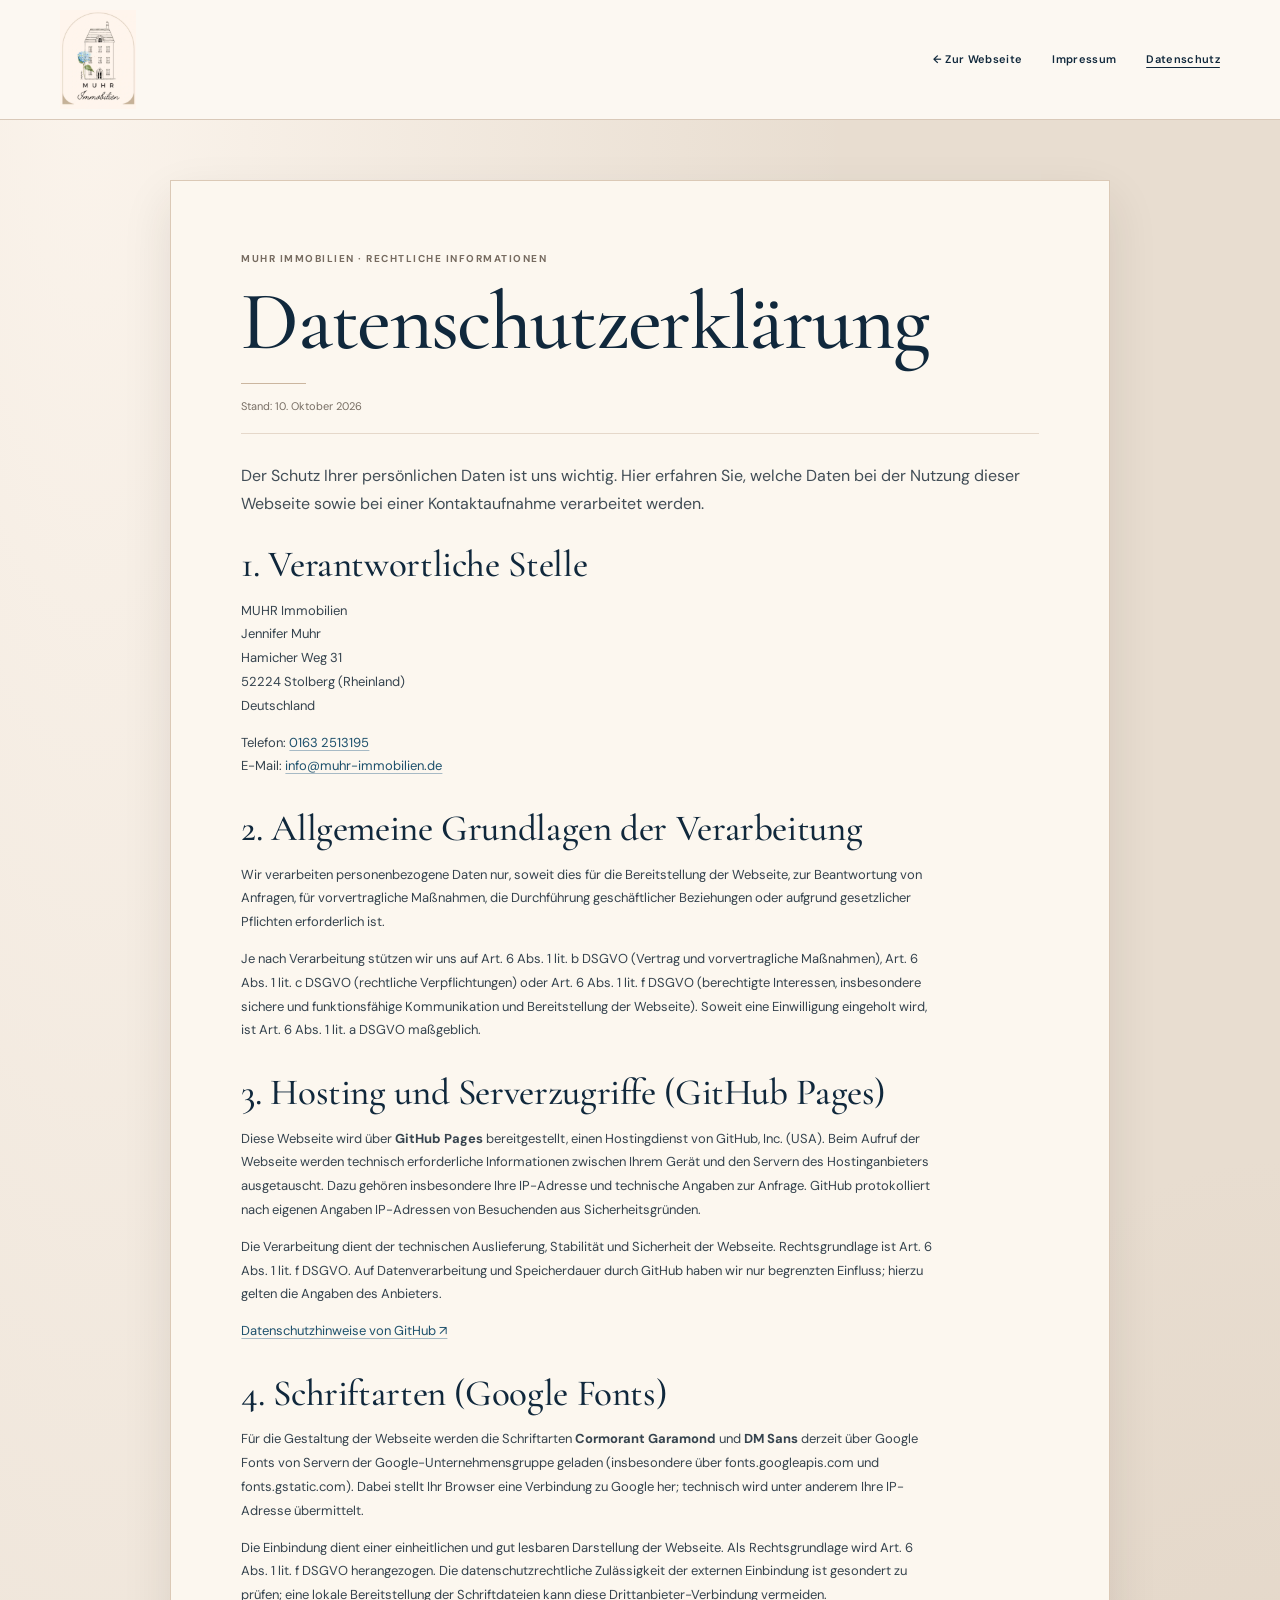
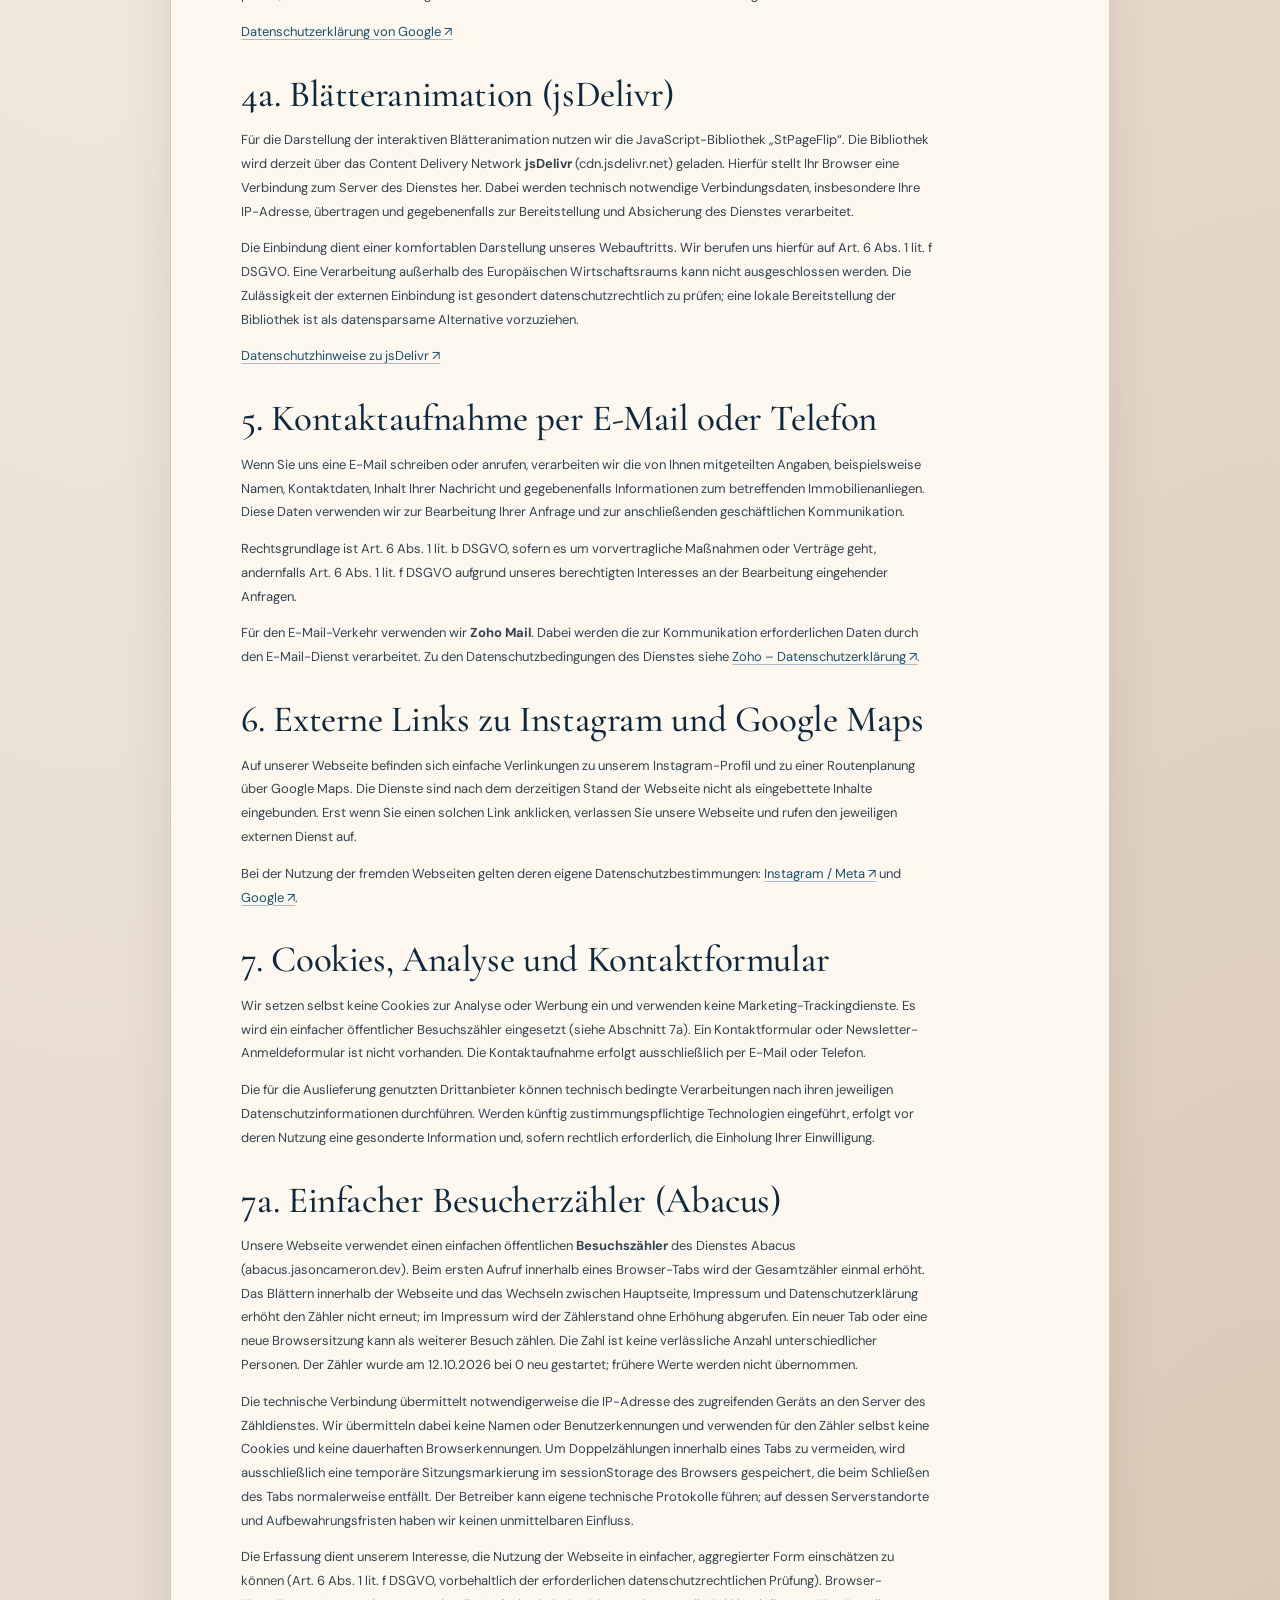
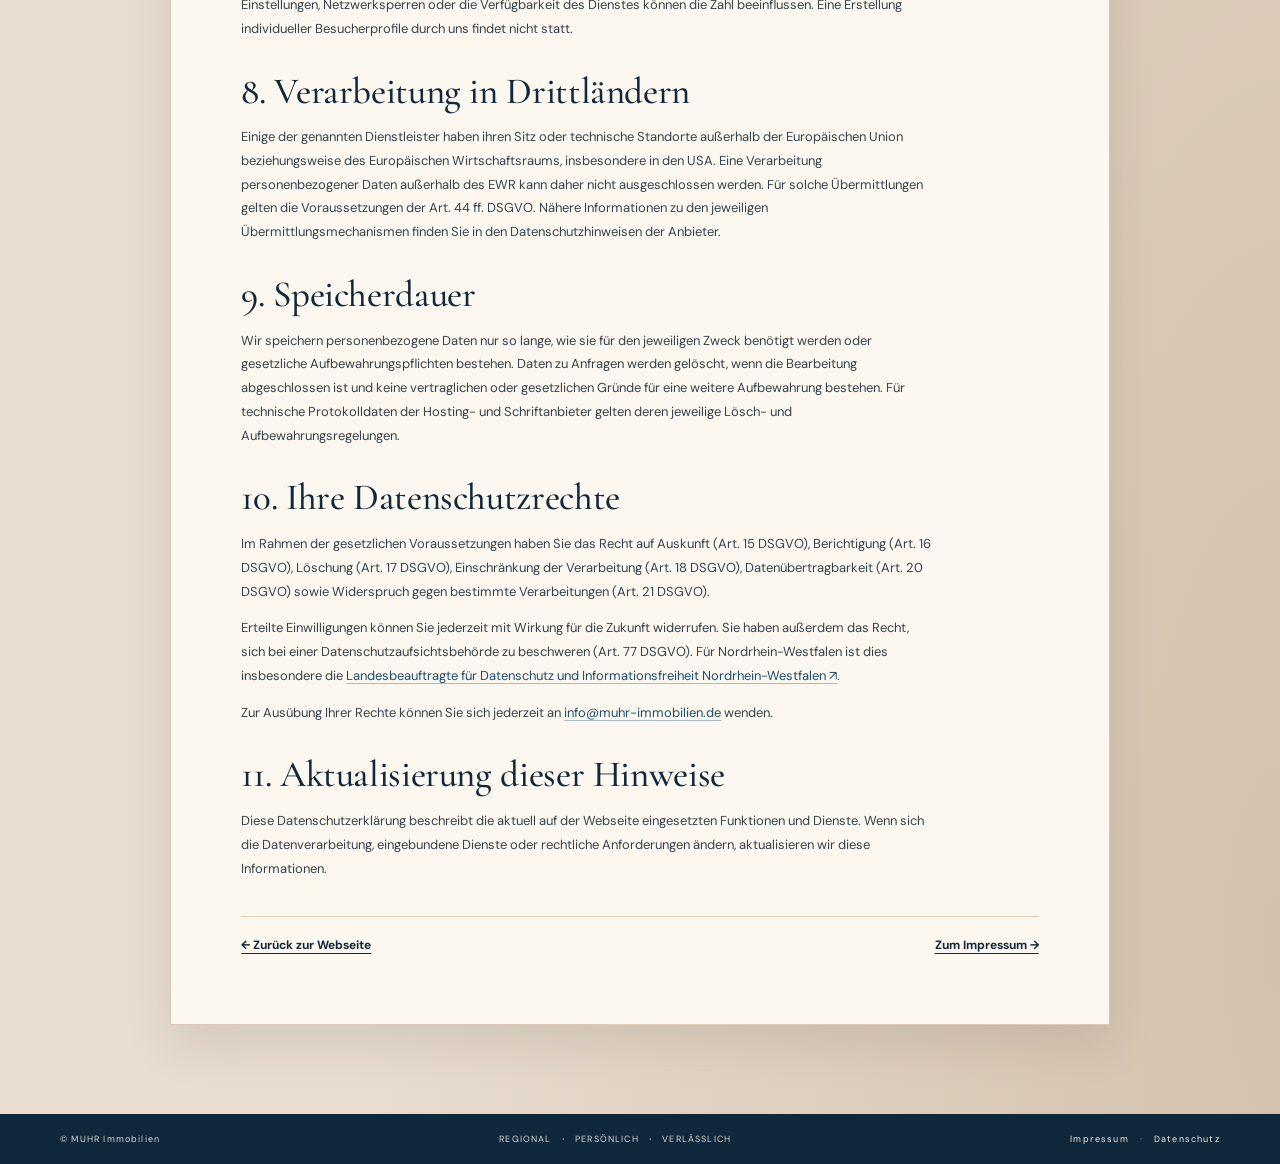
<file: datenschutz.html>
<!doctype html>
<html lang="de">
<head>
  <meta charset="utf-8">
  <meta name="viewport" content="width=device-width, initial-scale=1">
  <meta name="theme-color" content="#10253a">
  <meta name="description" content="Informationen zum Umgang mit personenbezogenen Daten auf muhr-immobilien.de.">
  <title>Datenschutzerklärung | MUHR Immobilien</title>
  <link rel="canonical" href="https://muhr-immobilien.de/datenschutz.html">
  <link rel="icon" type="image/png" href="assets/muhr-favicon.png">
  <link rel="preconnect" href="https://fonts.googleapis.com">
  <link rel="preconnect" href="https://fonts.gstatic.com" crossorigin>
  <link href="https://fonts.googleapis.com/css2?family=Cormorant+Garamond:ital,wght@0,400;0,500;0,600;1,400;1,500;1,600&family=DM+Sans:wght@400;500;600;700&display=swap" rel="stylesheet">
  <link rel="stylesheet" href="styles.css">
</head>
<body class="legal-page">
 <div class="site-wrap">
  <header class="site-header legal-site-header">
  <a class="brand" href="index.html#start" aria-label="MUHR Immobilien – zur Startseite"><img class="brand-logo" src="assets/muhr-logo.webp" alt="MUHR Immobilien" width="910" height="1195"></a>
  <nav class="legal-topnav" aria-label="Seitennavigation"><a href="index.html#start">← Zur Webseite</a><a href="impressum.html">Impressum</a><a href="datenschutz.html" aria-current="page">Datenschutz</a></nav>
</header>
  <main id="hauptinhalt" class="legal-main">
   <article class="legal-sheet">
     <header class="legal-intro">
       <p class="eyebrow">MUHR IMMOBILIEN · RECHTLICHE INFORMATIONEN</p>
       <h1>Datenschutzerklärung</h1>
       <span class="rule" aria-hidden="true"></span>
       <p class="legal-stand">Stand: 10. Oktober 2026</p>
     </header>
     <p class="legal-lead">Der Schutz Ihrer persönlichen Daten ist uns wichtig. Hier erfahren Sie, welche Daten bei der Nutzung dieser Webseite sowie bei einer Kontaktaufnahme verarbeitet werden.</p>
<section class="legal-section" aria-labelledby="ds-verantwortlich">
  <h2 id="ds-verantwortlich">1. Verantwortliche Stelle</h2>
  <p>MUHR Immobilien<br>Jennifer Muhr<br>Hamicher Weg 31<br>52224 Stolberg (Rheinland)<br>Deutschland</p>
  <p>Telefon: <a href="tel:+491632513195">0163 2513195</a><br>E-Mail: <a href="mailto:info@muhr-immobilien.de">info@muhr-immobilien.de</a></p>
</section>
<section class="legal-section" aria-labelledby="ds-grundlagen">
  <h2 id="ds-grundlagen">2. Allgemeine Grundlagen der Verarbeitung</h2>
  <p>Wir verarbeiten personenbezogene Daten nur, soweit dies für die Bereitstellung der Webseite, zur Beantwortung von Anfragen, für vorvertragliche Maßnahmen, die Durchführung geschäftlicher Beziehungen oder aufgrund gesetzlicher Pflichten erforderlich ist.</p>
  <p>Je nach Verarbeitung stützen wir uns auf Art. 6 Abs. 1 lit. b DSGVO (Vertrag und vorvertragliche Maßnahmen), Art. 6 Abs. 1 lit. c DSGVO (rechtliche Verpflichtungen) oder Art. 6 Abs. 1 lit. f DSGVO (berechtigte Interessen, insbesondere sichere und funktionsfähige Kommunikation und Bereitstellung der Webseite). Soweit eine Einwilligung eingeholt wird, ist Art. 6 Abs. 1 lit. a DSGVO maßgeblich.</p>
</section>
<section class="legal-section" aria-labelledby="ds-hosting">
  <h2 id="ds-hosting">3. Hosting und Serverzugriffe (GitHub Pages)</h2>
  <p>Diese Webseite wird über <strong>GitHub Pages</strong> bereitgestellt, einen Hostingdienst von GitHub, Inc. (USA). Beim Aufruf der Webseite werden technisch erforderliche Informationen zwischen Ihrem Gerät und den Servern des Hostinganbieters ausgetauscht. Dazu gehören insbesondere Ihre IP-Adresse und technische Angaben zur Anfrage. GitHub protokolliert nach eigenen Angaben IP-Adressen von Besuchenden aus Sicherheitsgründen.</p>
  <p>Die Verarbeitung dient der technischen Auslieferung, Stabilität und Sicherheit der Webseite. Rechtsgrundlage ist Art. 6 Abs. 1 lit. f DSGVO. Auf Datenverarbeitung und Speicherdauer durch GitHub haben wir nur begrenzten Einfluss; hierzu gelten die Angaben des Anbieters.</p>
  <p><a href="https://docs.github.com/de/site-policy/privacy-policies/github-general-privacy-statement" target="_blank" rel="noopener noreferrer">Datenschutzhinweise von GitHub ↗</a></p>
</section>
<section class="legal-section" aria-labelledby="ds-fonts">
  <h2 id="ds-fonts">4. Schriftarten (Google Fonts)</h2>
  <p>Für die Gestaltung der Webseite werden die Schriftarten <strong>Cormorant Garamond</strong> und <strong>DM Sans</strong> derzeit über Google Fonts von Servern der Google-Unternehmensgruppe geladen (insbesondere über fonts.googleapis.com und fonts.gstatic.com). Dabei stellt Ihr Browser eine Verbindung zu Google her; technisch wird unter anderem Ihre IP-Adresse übermittelt.</p>
  <p>Die Einbindung dient einer einheitlichen und gut lesbaren Darstellung der Webseite. Als Rechtsgrundlage wird Art. 6 Abs. 1 lit. f DSGVO herangezogen. Die datenschutzrechtliche Zulässigkeit der externen Einbindung ist gesondert zu prüfen; eine lokale Bereitstellung der Schriftdateien kann diese Drittanbieter-Verbindung vermeiden.</p>
  <p><a href="https://policies.google.com/privacy?hl=de" target="_blank" rel="noopener noreferrer">Datenschutzerklärung von Google ↗</a></p>
</section>
<section class="legal-section" aria-labelledby="ds-flipbook">
  <h2 id="ds-flipbook">4a. Blätteranimation (jsDelivr)</h2>
  <p>Für die Darstellung der interaktiven Blätteranimation nutzen wir die JavaScript-Bibliothek „StPageFlip“. Die Bibliothek wird derzeit über das Content Delivery Network <strong>jsDelivr</strong> (cdn.jsdelivr.net) geladen. Hierfür stellt Ihr Browser eine Verbindung zum Server des Dienstes her. Dabei werden technisch notwendige Verbindungsdaten, insbesondere Ihre IP-Adresse, übertragen und gegebenenfalls zur Bereitstellung und Absicherung des Dienstes verarbeitet.</p>
  <p>Die Einbindung dient einer komfortablen Darstellung unseres Webauftritts. Wir berufen uns hierfür auf Art. 6 Abs. 1 lit. f DSGVO. Eine Verarbeitung außerhalb des Europäischen Wirtschaftsraums kann nicht ausgeschlossen werden. Die Zulässigkeit der externen Einbindung ist gesondert datenschutzrechtlich zu prüfen; eine lokale Bereitstellung der Bibliothek ist als datensparsame Alternative vorzuziehen.</p>
  <p><a href="https://www.jsdelivr.com/terms/privacy-policy-jsdelivr-net" target="_blank" rel="noopener noreferrer">Datenschutzhinweise zu jsDelivr ↗</a></p>
</section>
<section class="legal-section" aria-labelledby="ds-kontakt">
  <h2 id="ds-kontakt">5. Kontaktaufnahme per E-Mail oder Telefon</h2>
  <p>Wenn Sie uns eine E-Mail schreiben oder anrufen, verarbeiten wir die von Ihnen mitgeteilten Angaben, beispielsweise Namen, Kontaktdaten, Inhalt Ihrer Nachricht und gegebenenfalls Informationen zum betreffenden Immobilienanliegen. Diese Daten verwenden wir zur Bearbeitung Ihrer Anfrage und zur anschließenden geschäftlichen Kommunikation.</p>
  <p>Rechtsgrundlage ist Art. 6 Abs. 1 lit. b DSGVO, sofern es um vorvertragliche Maßnahmen oder Verträge geht, andernfalls Art. 6 Abs. 1 lit. f DSGVO aufgrund unseres berechtigten Interesses an der Bearbeitung eingehender Anfragen.</p>
  <p>Für den E-Mail-Verkehr verwenden wir <strong>Zoho Mail</strong>. Dabei werden die zur Kommunikation erforderlichen Daten durch den E-Mail-Dienst verarbeitet. Zu den Datenschutzbedingungen des Dienstes siehe <a href="https://www.zoho.com/privacy.html" target="_blank" rel="noopener noreferrer">Zoho – Datenschutzerklärung ↗</a>.</p>
</section>
<section class="legal-section" aria-labelledby="ds-links">
  <h2 id="ds-links">6. Externe Links zu Instagram und Google Maps</h2>
  <p>Auf unserer Webseite befinden sich einfache Verlinkungen zu unserem Instagram-Profil und zu einer Routenplanung über Google Maps. Die Dienste sind nach dem derzeitigen Stand der Webseite nicht als eingebettete Inhalte eingebunden. Erst wenn Sie einen solchen Link anklicken, verlassen Sie unsere Webseite und rufen den jeweiligen externen Dienst auf.</p>
  <p>Bei der Nutzung der fremden Webseiten gelten deren eigene Datenschutzbestimmungen: <a href="https://privacycenter.instagram.com/policy/" target="_blank" rel="noopener noreferrer">Instagram / Meta ↗</a> und <a href="https://policies.google.com/privacy?hl=de" target="_blank" rel="noopener noreferrer">Google ↗</a>.</p>
</section>
<section class="legal-section" aria-labelledby="ds-cookies">
  <h2 id="ds-cookies">7. Cookies, Analyse und Kontaktformular</h2>
  <p>Wir setzen selbst keine Cookies zur Analyse oder Werbung ein und verwenden keine Marketing-Trackingdienste. Es wird ein einfacher öffentlicher Besuchszähler eingesetzt (siehe Abschnitt 7a). Ein Kontaktformular oder Newsletter-Anmeldeformular ist nicht vorhanden. Die Kontaktaufnahme erfolgt ausschließlich per E-Mail oder Telefon.</p>
  <p>Die für die Auslieferung genutzten Drittanbieter können technisch bedingte Verarbeitungen nach ihren jeweiligen Datenschutzinformationen durchführen. Werden künftig zustimmungspflichtige Technologien eingeführt, erfolgt vor deren Nutzung eine gesonderte Information und, sofern rechtlich erforderlich, die Einholung Ihrer Einwilligung.</p>
</section>
<section class="legal-section" aria-labelledby="ds-besucherzaehler">
  <h2 id="ds-besucherzaehler">7a. Einfacher Besucherzähler (Abacus)</h2>
  <p>Unsere Webseite verwendet einen einfachen öffentlichen <strong>Besuchszähler</strong> des Dienstes Abacus (abacus.jasoncameron.dev). Beim ersten Aufruf innerhalb eines Browser-Tabs wird der Gesamtzähler einmal erhöht. Das Blättern innerhalb der Webseite und das Wechseln zwischen Hauptseite, Impressum und Datenschutzerklärung erhöht den Zähler nicht erneut; im Impressum wird der Zählerstand ohne Erhöhung abgerufen. Ein neuer Tab oder eine neue Browsersitzung kann als weiterer Besuch zählen. Die Zahl ist keine verlässliche Anzahl unterschiedlicher Personen. Der Zähler wurde am 12.10.2026 bei 0 neu gestartet; frühere Werte werden nicht übernommen.</p>
  <p>Die technische Verbindung übermittelt notwendigerweise die IP-Adresse des zugreifenden Geräts an den Server des Zähldienstes. Wir übermitteln dabei keine Namen oder Benutzerkennungen und verwenden für den Zähler selbst keine Cookies und keine dauerhaften Browserkennungen. Um Doppelzählungen innerhalb eines Tabs zu vermeiden, wird ausschließlich eine temporäre Sitzungsmarkierung im sessionStorage des Browsers gespeichert, die beim Schließen des Tabs normalerweise entfällt. Der Betreiber kann eigene technische Protokolle führen; auf dessen Serverstandorte und Aufbewahrungsfristen haben wir keinen unmittelbaren Einfluss.</p>
  <p>Die Erfassung dient unserem Interesse, die Nutzung der Webseite in einfacher, aggregierter Form einschätzen zu können (Art. 6 Abs. 1 lit. f DSGVO, vorbehaltlich der erforderlichen datenschutzrechtlichen Prüfung). Browser-Einstellungen, Netzwerksperren oder die Verfügbarkeit des Dienstes können die Zahl beeinflussen. Eine Erstellung individueller Besucherprofile durch uns findet nicht statt.</p>
</section>
<section class="legal-section" aria-labelledby="ds-drittland">
  <h2 id="ds-drittland">8. Verarbeitung in Drittländern</h2>
  <p>Einige der genannten Dienstleister haben ihren Sitz oder technische Standorte außerhalb der Europäischen Union beziehungsweise des Europäischen Wirtschaftsraums, insbesondere in den USA. Eine Verarbeitung personenbezogener Daten außerhalb des EWR kann daher nicht ausgeschlossen werden. Für solche Übermittlungen gelten die Voraussetzungen der Art. 44 ff. DSGVO. Nähere Informationen zu den jeweiligen Übermittlungsmechanismen finden Sie in den Datenschutzhinweisen der Anbieter.</p>
</section>
<section class="legal-section" aria-labelledby="ds-speicherung">
  <h2 id="ds-speicherung">9. Speicherdauer</h2>
  <p>Wir speichern personenbezogene Daten nur so lange, wie sie für den jeweiligen Zweck benötigt werden oder gesetzliche Aufbewahrungspflichten bestehen. Daten zu Anfragen werden gelöscht, wenn die Bearbeitung abgeschlossen ist und keine vertraglichen oder gesetzlichen Gründe für eine weitere Aufbewahrung bestehen. Für technische Protokolldaten der Hosting- und Schriftanbieter gelten deren jeweilige Lösch- und Aufbewahrungsregelungen.</p>
</section>
<section class="legal-section" aria-labelledby="ds-rechte">
  <h2 id="ds-rechte">10. Ihre Datenschutzrechte</h2>
  <p>Im Rahmen der gesetzlichen Voraussetzungen haben Sie das Recht auf Auskunft (Art. 15 DSGVO), Berichtigung (Art. 16 DSGVO), Löschung (Art. 17 DSGVO), Einschränkung der Verarbeitung (Art. 18 DSGVO), Datenübertragbarkeit (Art. 20 DSGVO) sowie Widerspruch gegen bestimmte Verarbeitungen (Art. 21 DSGVO).</p>
  <p>Erteilte Einwilligungen können Sie jederzeit mit Wirkung für die Zukunft widerrufen. Sie haben außerdem das Recht, sich bei einer Datenschutzaufsichtsbehörde zu beschweren (Art. 77 DSGVO). Für Nordrhein-Westfalen ist dies insbesondere die <a href="https://www.ldi.nrw.de/" target="_blank" rel="noopener noreferrer">Landesbeauftragte für Datenschutz und Informationsfreiheit Nordrhein-Westfalen ↗</a>.</p>
  <p>Zur Ausübung Ihrer Rechte können Sie sich jederzeit an <a href="mailto:info@muhr-immobilien.de">info@muhr-immobilien.de</a> wenden.</p>
</section>
<section class="legal-section" aria-labelledby="ds-stand">
  <h2 id="ds-stand">11. Aktualisierung dieser Hinweise</h2>
  <p>Diese Datenschutzerklärung beschreibt die aktuell auf der Webseite eingesetzten Funktionen und Dienste. Wenn sich die Datenverarbeitung, eingebundene Dienste oder rechtliche Anforderungen ändern, aktualisieren wir diese Informationen.</p>
</section>
     <div class="legal-end"><a href="index.html#start">← Zurück zur Webseite</a><a href="impressum.html">Zum Impressum →</a></div>
   </article>
  </main>
  <footer class="footer"><span>© MUHR Immobilien</span><span>REGIONAL <b>·</b> PERSÖNLICH <b>·</b> VERLÄSSLICH</span><span class="footer-legal"><a href="impressum.html">Impressum</a><span aria-hidden="true">·</span><a href="datenschutz.html">Datenschutz</a></span></footer>
 </div>
 <script src="besucherzaehler.js?v=3" defer></script>
</body>
</html>
</file>
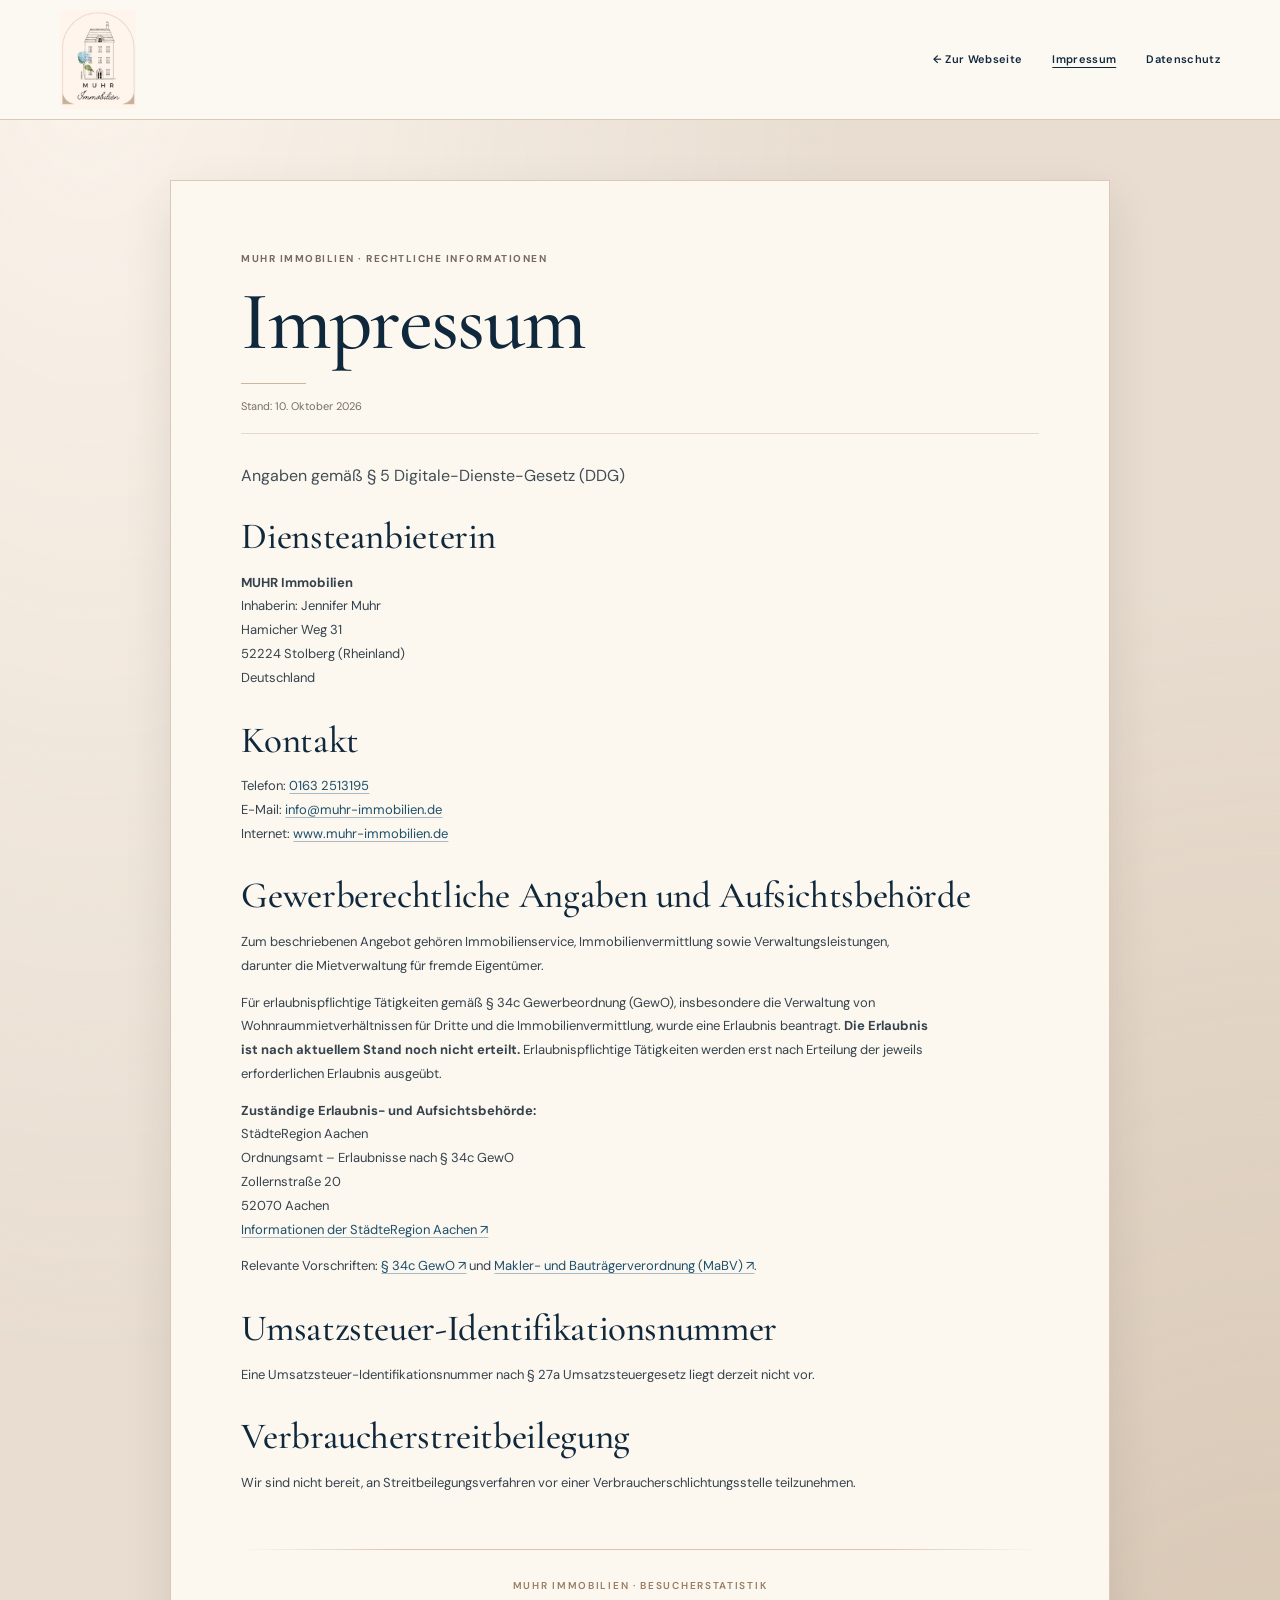
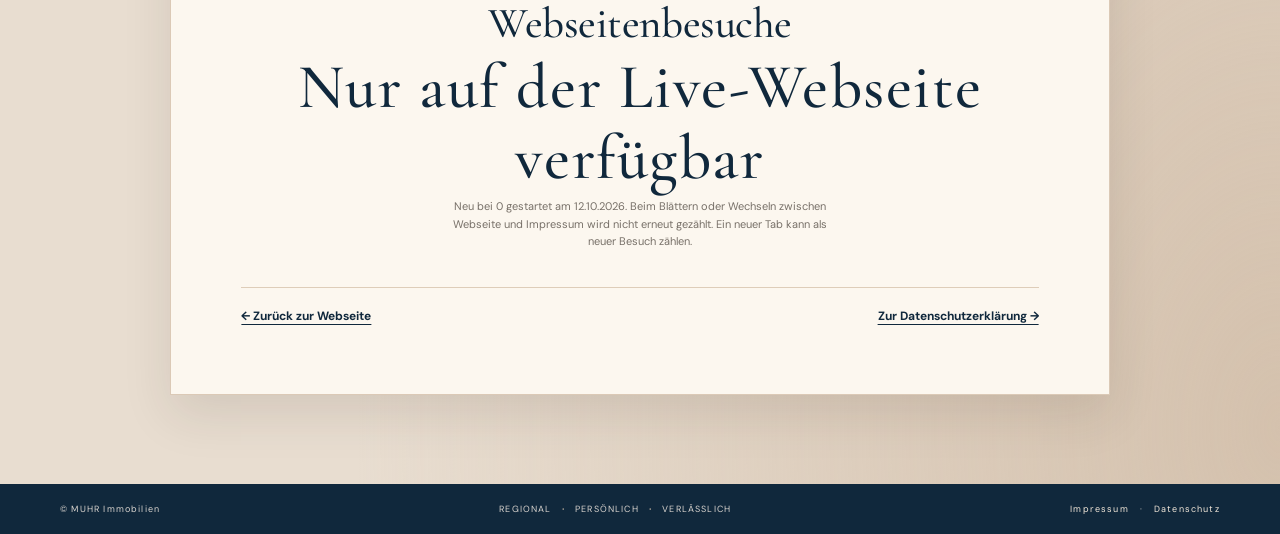
<file: impressum.html>
<!doctype html>
<html lang="de">
<head>
  <meta charset="utf-8">
  <meta name="viewport" content="width=device-width, initial-scale=1">
  <meta name="theme-color" content="#10253a">
  <meta name="description" content="Impressum und Anbieterkennzeichnung von MUHR Immobilien, Jennifer Muhr, Stolberg.">
  <title>Impressum | MUHR Immobilien</title>
  <link rel="canonical" href="https://muhr-immobilien.de/impressum.html">
  <link rel="icon" type="image/png" href="assets/muhr-favicon.png">
  <link rel="preconnect" href="https://fonts.googleapis.com">
  <link rel="preconnect" href="https://fonts.gstatic.com" crossorigin>
  <link href="https://fonts.googleapis.com/css2?family=Cormorant+Garamond:ital,wght@0,400;0,500;0,600;1,400;1,500;1,600&family=DM+Sans:wght@400;500;600;700&display=swap" rel="stylesheet">
  <link rel="stylesheet" href="styles.css">
</head>
<body class="legal-page">
 <div class="site-wrap">
  <header class="site-header legal-site-header">
  <a class="brand" href="index.html#start" aria-label="MUHR Immobilien – zur Startseite"><img class="brand-logo" src="assets/muhr-logo.webp" alt="MUHR Immobilien" width="910" height="1195"></a>
  <nav class="legal-topnav" aria-label="Seitennavigation"><a href="index.html#start">← Zur Webseite</a><a href="impressum.html" aria-current="page">Impressum</a><a href="datenschutz.html">Datenschutz</a></nav>
</header>
  <main id="hauptinhalt" class="legal-main">
   <article class="legal-sheet">
     <header class="legal-intro">
       <p class="eyebrow">MUHR IMMOBILIEN · RECHTLICHE INFORMATIONEN</p>
       <h1>Impressum</h1>
       <span class="rule" aria-hidden="true"></span>
       <p class="legal-stand">Stand: 10. Oktober 2026</p>
     </header>
     <p class="legal-lead">Angaben gemäß § 5 Digitale-Dienste-Gesetz (DDG)</p>
<section class="legal-section" aria-labelledby="imp-anbieter">
  <h2 id="imp-anbieter">Diensteanbieterin</h2>
  <p><strong>MUHR Immobilien</strong><br>Inhaberin: Jennifer Muhr<br>Hamicher Weg 31<br>52224 Stolberg (Rheinland)<br>Deutschland</p>
</section>
<section class="legal-section" aria-labelledby="imp-kontakt">
  <h2 id="imp-kontakt">Kontakt</h2>
  <p>Telefon: <a href="tel:+491632513195">0163 2513195</a><br>E-Mail: <a href="mailto:info@muhr-immobilien.de">info@muhr-immobilien.de</a><br>Internet: <a href="https://muhr-immobilien.de/">www.muhr-immobilien.de</a></p>
</section>
<section class="legal-section" aria-labelledby="imp-erlaubnis">
  <h2 id="imp-erlaubnis">Gewerberechtliche Angaben und Aufsichtsbehörde</h2>
  <p>Zum beschriebenen Angebot gehören Immobilienservice, Immobilienvermittlung sowie Verwaltungsleistungen, darunter die Mietverwaltung für fremde Eigentümer.</p>
  <p>Für erlaubnispflichtige Tätigkeiten gemäß § 34c Gewerbeordnung (GewO), insbesondere die Verwaltung von Wohnraummietverhältnissen für Dritte und die Immobilienvermittlung, wurde eine Erlaubnis beantragt. <strong>Die Erlaubnis ist nach aktuellem Stand noch nicht erteilt.</strong> Erlaubnispflichtige Tätigkeiten werden erst nach Erteilung der jeweils erforderlichen Erlaubnis ausgeübt.</p>
  <p><strong>Zuständige Erlaubnis- und Aufsichtsbehörde:</strong><br>StädteRegion Aachen<br>Ordnungsamt – Erlaubnisse nach § 34c GewO<br>Zollernstraße 20<br>52070 Aachen<br><a href="https://www.staedteregion-aachen.de/de/navigation/aemter/amt-fuer-ordnungsangelegenheiten-a-32/erlaubnisse-nach-34-c-gewerbeordnung-maklerangelegenheiten" target="_blank" rel="noopener noreferrer">Informationen der StädteRegion Aachen ↗</a></p>
  <p>Relevante Vorschriften: <a href="https://www.gesetze-im-internet.de/gewo/__34c.html" target="_blank" rel="noopener noreferrer">§ 34c GewO ↗</a> und <a href="https://www.gesetze-im-internet.de/gewo_34cdv/" target="_blank" rel="noopener noreferrer">Makler- und Bauträgerverordnung (MaBV) ↗</a>.</p>
</section>
<section class="legal-section" aria-labelledby="imp-steuer">
  <h2 id="imp-steuer">Umsatzsteuer-Identifikationsnummer</h2>
  <p>Eine Umsatzsteuer-Identifikationsnummer nach § 27a Umsatzsteuergesetz liegt derzeit nicht vor.</p>
</section>
<section class="legal-section" aria-labelledby="imp-streit">
  <h2 id="imp-streit">Verbraucherstreitbeilegung</h2>
  <p>Wir sind nicht bereit, an Streitbeilegungsverfahren vor einer Verbraucherschlichtungsstelle teilzunehmen.</p>
</section>
     <section class="legal-section legal-visit-section" aria-labelledby="imp-besucher" id="besucherstatistik">
  <div class="legal-visit-divider" aria-hidden="true"></div>
  <span class="legal-visit-eyebrow">MUHR IMMOBILIEN · BESUCHERSTATISTIK</span>
  <h2 id="imp-besucher">Webseitenbesuche</h2>
  <p class="legal-visit-value" id="website-visit-count" aria-live="polite">Wird geladen …</p>
  <p class="legal-visit-caption">Neu bei 0 gestartet am 12.10.2026. Beim Blättern oder Wechseln zwischen Webseite und Impressum wird nicht erneut gezählt. Ein neuer Tab kann als neuer Besuch zählen.</p>
</section>
     <div class="legal-end"><a href="index.html#start">← Zurück zur Webseite</a><a href="datenschutz.html">Zur Datenschutzerklärung →</a></div>
   </article>
  </main>
  <footer class="footer"><span>© MUHR Immobilien</span><span>REGIONAL <b>·</b> PERSÖNLICH <b>·</b> VERLÄSSLICH</span><span class="footer-legal"><a href="impressum.html">Impressum</a><span aria-hidden="true">·</span><a href="datenschutz.html">Datenschutz</a></span></footer>
 </div>
 <script src="besucherzaehler.js?v=3" defer></script>
</body>
</html>
</file>
<file: styles.css>
:root{--navy:#10283c;--ink:#253747;--paper:#fcf7ef;--cream:#f7ede2;--sand:#dfc9b2;--muted:#72695f;--blue:#8aaabd;--serif:'Cormorant Garamond',Georgia,serif;--script:'Cormorant Garamond',Georgia,serif;--sans:'DM Sans',Arial,sans-serif;--book-height:720px}
*{box-sizing:border-box}html{scroll-behavior:smooth}body{margin:0;color:var(--ink);font-family:var(--sans);background:#e8ddd0;-webkit-font-smoothing:antialiased}a{text-decoration:none;color:inherit}button{font:inherit}button,a{-webkit-tap-highlight-color:transparent}a:focus-visible,button:focus-visible{outline:2px solid #679cbf;outline-offset:4px}button:disabled{opacity:.3;cursor:not-allowed}img{display:block;width:100%;height:100%;object-fit:cover}.skip-link{position:fixed;z-index:150;left:15px;top:-100px;padding:12px 20px;background:#fff}.skip-link:focus{top:8px}
.site-wrap{min-height:100vh;display:flex;flex-direction:column;background:radial-gradient(ellipse at 7% 0%,#fbf4ec 0,transparent 45%),radial-gradient(ellipse at 100% 95%,#d4c1ad 0,transparent 51%),#e8ddd0}.site-header{position:relative;z-index:30;display:flex;align-items:center;justify-content:space-between;gap:22px;padding:10px clamp(20px,4.7vw,90px);background:#fcf8f2;border-bottom:1px solid #d9c9b9}.brand{display:flex;align-items:center;gap:12px;flex:0 0 auto}.brand-illustration{display:grid;place-items:center;width:44px;height:58px;color:var(--navy);border:1px solid #b1aa9d;border-radius:50% 50% 3px 3px}.brand-illustration svg{width:34px;height:46px}.brand-wordmark{display:flex;flex-direction:column}.brand-wordmark strong{font-size:14px;letter-spacing:.38em;font-weight:600}.brand-wordmark em{font:29px/1 var(--script);white-space:nowrap;margin-top:2px}.chapter-nav{display:flex;justify-content:center;flex-wrap:wrap;gap:clamp(10px,1.55vw,27px)}.chapter-nav a{position:relative;padding:12px 0;font-size:10px;font-weight:700;text-transform:uppercase;letter-spacing:.09em;white-space:nowrap;color:#62605e}.chapter-nav a:hover,.chapter-nav a[aria-current='page']{color:var(--navy)}.chapter-nav a[aria-current='page']:after{content:'';height:1px;position:absolute;left:0;right:0;bottom:6px;background:var(--navy)}.header-contact{flex:0 0 auto;padding:14px 18px;color:white;background:var(--navy);font-size:10px;white-space:nowrap}.header-contact span{margin-left:9px}
.book-main{width:min(1140px,calc(100% - 44px));margin:0 auto;flex:1;padding:16px 0 20px}.book-intro{display:flex;align-items:center;justify-content:space-between;gap:15px;margin:0 8px 12px}.eyebrow{display:block;color:#75716c;font-size:10px;font-weight:700;line-height:1.5;letter-spacing:.15em}.book-intro .eyebrow{display:flex;align-items:center;gap:9px;white-space:nowrap;color:var(--navy);margin:0}.intro-line{display:inline-block;width:26px;height:1px;background:var(--navy)}.sep{color:#b39880}.book-instruction{margin:0;font-size:12px;color:#8f7967}.book-instruction em{font:26px/1 var(--script);color:var(--navy);padding-left:8px;white-space:nowrap}
.book-stage{perspective:2600px;position:relative;padding:0 12px 13px;filter:drop-shadow(0 20px 22px rgba(58,43,30,.2))}.book-back{position:absolute;top:12px;bottom:6px;left:19px;right:13px;background:repeating-linear-gradient(to bottom,#e6d6c4 0 1px,#f4eadd 1px 3px);border-radius:2px 10px 10px 2px;box-shadow:8px 3px 0 -2px #c7b39e,-8px 0 0 -3px #c9b8a5,0 14px 30px #9d887260}.book-frame{position:relative;width:100%;height:var(--book-height);background:var(--paper);border-radius:2px 10px 10px 2px;transform-style:preserve-3d;box-shadow:inset -1px 0 #d0bba5,0 0 0 1px #dbccbd}.paper-current,.turn-leaf{position:absolute;inset:0}.paper-current{z-index:1;background:var(--paper);border-radius:inherit;overflow:hidden}.book-frame.is-turning .paper-current{pointer-events:none}.turn-leaf{z-index:6;transform-style:preserve-3d;transform-origin:left center;pointer-events:none;will-change:transform}.turn-leaf[hidden]{display:none}.turn-leaf-face{position:absolute;inset:0;overflow:hidden;backface-visibility:hidden;-webkit-backface-visibility:hidden;border-radius:2px 9px 9px 2px}.turn-leaf-front{background:var(--paper);box-shadow:4px 7px 18px rgba(39,31,25,.14),13px 2px 18px rgba(54,37,20,.05)}.turn-leaf-front:after{content:'';pointer-events:none;position:absolute;inset:0;background:linear-gradient(90deg,rgba(38,27,18,.2),transparent 11%,transparent 70%,rgba(255,255,255,.16) 89%,rgba(23,21,22,.16));opacity:.28}.turn-leaf-back{transform:rotateY(180deg);background:linear-gradient(98deg,#eadfd1,#fffaf1 16%,#f4e7d9 91%,#d5c3af);border-left:1px solid #d7bfa9;box-shadow:-10px 0 20px rgba(23,28,34,.15)}.turn-leaf-back:before{content:'';position:absolute;inset:0;opacity:.16;background:repeating-linear-gradient(0deg,transparent 0,transparent 5px,#e0d2c2 6px,transparent 7px)}.leaf-back-ornament{position:absolute;left:20%;right:20%;top:34%;display:flex;flex-direction:column;text-align:center;color:#8a7866;border-top:1px solid #cfbdab;border-bottom:1px solid #cfbdab;padding:33px 0}.leaf-back-ornament span{font-size:21px;letter-spacing:.55em}.leaf-back-ornament em{font:55px/1 var(--script)}.leaf-back-ornament small{margin-top:21px;font-size:10px;letter-spacing:.21em}.spine-shadow{position:absolute;left:0;top:0;bottom:0;width:19px;z-index:10;pointer-events:none;background:linear-gradient(to right,rgba(44,36,32,.25),rgba(92,72,50,.09) 52%,transparent);border-radius:2px 0 0 2px}.page-edge{position:absolute;right:-4px;top:8px;bottom:6px;width:5px;z-index:4;pointer-events:none;background:repeating-linear-gradient(to bottom,#e8d5c1,#fff8ed 3px,#d2baa2 5px);border-radius:0 4px 4px 0}
/* Kein Scrollcontainer innerhalb der Buchseite. */
.page{height:100%;min-width:0;display:flex;flex-direction:column;background:var(--paper)}.page-body{flex:1;min-height:0;overflow:hidden}.folio{
  height:39px;
  flex:0 0 39px;
  margin:0 36px;
  padding-right:14px;
  display:flex;
  align-items:center;
  justify-content:space-between;
  gap:12px;
  border-top:1px solid #decdb9;
  color:#776b5f;
  font-size:9px;
  letter-spacing:.15em;
}.folio b{font-size:11px;font-weight:600;color:var(--navy)}.folio span b{font-size:9px;margin:0 8px}.serif-title,.chapter-heading{color:var(--navy);font-family:var(--serif);font-weight:500;letter-spacing:-.025em;line-height:.96}.hand-title{color:var(--navy);font:clamp(45px,4.8vw,67px)/1.1 var(--script);margin:0}.rule{display:block;height:1px;width:65px;background:#cbb69f;margin:14px 0 20px}.copy,.lead{color:#48505a;font-size:14px;line-height:1.72;margin:0}.btn{display:inline-flex;align-items:center;justify-content:space-between;gap:21px;background:var(--navy);color:#fff;padding:15px 18px;min-height:46px;font-size:11px;font-weight:600;letter-spacing:.035em;white-space:nowrap;transition:background .2s}.btn:hover,.header-contact:hover{background:#35516a}.btn span{font-size:17px;font-weight:400}.simple-link{border-bottom:1px solid #bca58b;padding-bottom:6px;font-size:11px}
.single-hero,.service-intro,.single-about,.single-contact{height:100%;display:grid;min-width:0}.single-hero{grid-template-columns:49% 51%}.single-hero-image,.service-intro-image,.single-about-picture,.single-contact-picture{position:relative;overflow:hidden;min-height:0}.single-hero-image img{object-position:58% center}.single-hero-image:after,.service-intro-image:after{content:'';position:absolute;inset:45% 0 0;background:linear-gradient(transparent,rgba(11,26,41,.36));pointer-events:none}.image-caption{position:absolute;bottom:30px;left:35px;font-size:10px;font-weight:600;letter-spacing:.18em;color:white;z-index:1}.single-hero-copy,.single-about-copy,.single-contact-copy,.service-intro-copy{min-width:0;display:flex;flex-direction:column;align-items:flex-start;justify-content:center;padding:clamp(27px,4.3vw,66px)}.single-hero-copy .serif-title{font-size:clamp(65px,7vw,91px);margin:17px 0 2px}.single-hero-copy .hand-title{font-size:clamp(44px,4.8vw,64px)}.single-hero-copy .copy{margin-bottom:25px;max-width:470px}
.single-services{height:100%;display:flex;flex-direction:column;justify-content:space-evenly;padding:clamp(25px,4vw,56px) clamp(29px,5vw,70px);gap:24px}.service-head .chapter-heading{font-size:clamp(51px,5.2vw,75px);margin:10px 0 16px}.service-head .hand-title{font-size:clamp(49px,5vw,70px);font-weight:400}.service-head .copy{max-width:730px}.service-tiles{display:grid;grid-template-columns:repeat(3,minmax(0,1fr));gap:15px}.service-tile{position:relative;display:flex;flex-direction:column;min-width:0;padding:0 0 23px;border-bottom:1px solid #d6c4b0}.service-tile:hover .tile-photo img{transform:scale(1.045)}.tile-photo{width:100%;height:clamp(135px,16vw,225px);overflow:hidden;margin-bottom:18px}.tile-photo img{transition:transform .4s}.service-tile span{font-size:9px;color:#7b7167;letter-spacing:.13em}.service-tile h3{color:var(--navy);font:500 clamp(29px,3vw,40px)/1.15 var(--serif);margin:7px 0}.service-tile p{font-size:12px;line-height:1.6;margin:0;padding-right:15px}.service-tile b{position:absolute;right:5px;bottom:22px;font-size:20px;font-weight:400}
.service-intro{grid-template-columns:47% 53%}.service-intro-image img{object-position:center}.service-quote{position:absolute;left:36px;right:25px;bottom:37px;z-index:1;color:white;font:500 clamp(37px,4.3vw,59px)/1 var(--serif);text-shadow:0 2px 18px rgba(0,0,0,.4)}.service-intro-copy .chapter-heading{font-size:clamp(52px,5vw,74px);margin:17px 0 12px}.service-intro-copy .hand-title{font-size:clamp(46px,4.3vw,61px)}.service-intro-copy .lead{max-width:490px;margin-bottom:23px}
.service-offer{height:100%;display:flex;flex-direction:column;justify-content:center;gap:25px;padding:clamp(23px,4.4vw,58px) clamp(35px,6.5vw,90px)}.offer-top .chapter-heading{font-size:clamp(56px,5.6vw,82px);margin:13px 0}.offer-top .hand-title{font-size:clamp(50px,5.4vw,76px);font-weight:400}.offer-list{list-style:none;padding:0;margin:0;display:grid;grid-template-columns:repeat(2,minmax(0,1fr));gap:10px 30px}.offer-list li{display:flex;align-items:baseline;gap:15px;min-height:47px;border-bottom:1px solid #e2d3c1;padding:11px 0}.offer-list li span{color:#9a8471;font-size:10px;letter-spacing:.08em}.offer-list li strong{font-size:13px;line-height:1.5;font-weight:500}.offer-bottom{display:flex;align-items:center;justify-content:space-between;gap:20px}.offer-bottom>span{font-size:10px;letter-spacing:.12em;color:#887f75}
.single-about{grid-template-columns:43% 57%}.single-about-picture img{object-position:32% center}.single-about-picture span{position:absolute;color:#fff;left:33px;right:15px;bottom:32px;font:47px/1 var(--script);text-shadow:0 2px 10px #342d25}.single-about-copy .chapter-heading,.single-contact-copy .chapter-heading{margin:13px 0 7px;font-size:clamp(56px,5.2vw,75px)}.single-about-copy .copy{margin-bottom:13px}.single-about-copy .btn{margin-top:5px}.single-contact{grid-template-columns:56% 44%}.single-contact-copy .copy{max-width:430px}.contact-options{display:grid;gap:12px;margin:20px 0 22px}.contact-options a,.contact-options>div{display:flex;align-items:center;gap:13px;font-size:13px;min-width:0;overflow-wrap:anywhere}.contact-options b{display:grid;place-items:center;flex-shrink:0;width:24px;color:var(--navy);font-size:19px;font-weight:500}.contact-options a:hover{text-decoration:underline}.single-contact-picture img{object-position:38% center}.contact-image-text{position:absolute;left:30px;bottom:30px;right:25px;font:47px/1.08 var(--script);color:white;text-shadow:0 2px 10px #49382d}
.book-controls{display:grid;grid-template-columns:1fr auto 1fr;align-items:center;gap:20px;margin:0 auto;padding:20px 5px 5px}.turn-control{display:flex;align-items:center;gap:12px;color:var(--navy);cursor:pointer;border:0;background:none;font-size:11px;letter-spacing:.09em;font-weight:700;text-transform:uppercase;padding:4px 0}.turn-control:last-child{justify-content:flex-end}.turn-control:hover:not(:disabled) .arrow{transform:translateX(4px)}.turn-control:first-child:hover:not(:disabled) .arrow{transform:translateX(-4px)}.arrow{font-size:27px;line-height:1;font-weight:400;transition:transform .2s}.page-position{display:flex;align-items:center;gap:17px;color:#665e55;font-size:10px;letter-spacing:.1em;text-transform:uppercase}.position-rule{width:32px;height:1px;background:#b49e89}.gesture-tip{margin:11px 0 0;text-align:center;font-size:11px;color:#847667}.footer{margin-top:12px;display:flex;flex-wrap:wrap;justify-content:space-between;gap:12px 25px;padding:19px clamp(24px,4.7vw,90px);background:#10283c;color:#d9d4cf;font-size:9px;letter-spacing:.13em}.footer b{color:var(--sand);padding:0 7px}
@media(max-width:1120px){.site-header{gap:13px;padding-inline:24px}.chapter-nav{gap:8px 13px}.chapter-nav a{font-size:9px}.header-contact{padding:12px;font-size:9px}.single-hero-copy{padding:35px}.single-hero-copy .serif-title{font-size:clamp(61px,7.5vw,84px)}.service-intro-copy{padding:35px}.service-intro-copy .chapter-heading{font-size:clamp(50px,5.5vw,67px)}}
@media(max-width:850px){:root{--book-height:720px}.site-header{flex-wrap:wrap}.chapter-nav{order:3;width:100%;justify-content:center;gap:6px 23px}.chapter-nav a{padding:9px 0}.header-contact{margin-left:auto}.book-main{width:calc(100% - 30px)}.single-hero{grid-template-columns:45% 55%}.single-hero-copy{padding:27px}.single-hero-copy .serif-title{font-size:clamp(53px,8vw,70px)}.single-hero-copy .hand-title{font-size:48px}.single-hero-copy .copy{font-size:12px}.service-head .chapter-heading{font-size:54px}.service-head .hand-title{font-size:54px}.service-tiles{gap:12px}.tile-photo{height:155px}.service-tile h3{font-size:29px}.service-intro{grid-template-columns:40% 60%}.service-intro-copy{padding:26px}.service-intro-copy .chapter-heading{font-size:52px}.service-intro-copy .hand-title{font-size:46px}.service-intro-copy .lead{font-size:12px}.single-about-copy,.single-contact-copy{padding:28px}.single-about-copy .chapter-heading,.single-contact-copy .chapter-heading{font-size:55px}.single-about-copy .copy{font-size:12px}}
@media(max-width:650px){:root{--book-height:690px}.site-header{padding:10px 15px 5px;gap:6px}.brand-illustration{width:32px;height:41px}.brand-illustration svg{width:29px;height:35px}.brand-wordmark strong{font-size:11px}.brand-wordmark em{font-size:23px}.header-contact{padding:11px;font-size:9px}.chapter-nav{gap:0 17px;padding:0 0 3px}.chapter-nav a{padding:8px 0;font-size:9px}.chapter-nav a[aria-current='page']:after{bottom:4px}.book-main{width:calc(100% - 18px);padding-top:12px}.book-intro{margin-inline:3px;flex-direction:column;gap:3px;align-items:center}.book-intro .eyebrow{font-size:8px;letter-spacing:.1em}.book-instruction{font-size:10px}.book-instruction em{font-size:23px}.book-stage{padding-inline:5px;perspective:1400px}.book-back{left:10px;right:6px}.book-frame{border-radius:2px 7px 7px 2px}.folio{height:35px;flex-basis:35px;margin:0 17px;font-size:7px;letter-spacing:.07em}.folio b{font-size:9px}.folio span b{font-size:8px;margin:0 4px}.eyebrow{font-size:9px}.copy,.lead{font-size:12px;line-height:1.63}.btn{min-height:43px;padding:12px 15px;font-size:10px}.rule{margin:11px 0 15px}.single-hero,.service-intro,.single-about,.single-contact{display:flex;flex-direction:column;height:100%}.single-hero-image{flex:0 0 31%;height:31%}.single-hero-copy{flex:1;padding:20px 24px}.single-hero-copy .serif-title{font-size:clamp(58px,14vw,78px);margin:9px 0 0}.single-hero-copy .hand-title{font-size:clamp(44px,10vw,59px)}.single-hero-copy .copy{margin-bottom:17px}.image-caption{bottom:18px;left:23px;font-size:8px}.single-services{padding:25px 23px;gap:16px;justify-content:center}.service-head .chapter-heading{font-size:clamp(41px,9.8vw,55px);margin:7px 0 9px}.service-head .hand-title{font-size:clamp(42px,10vw,56px)}.service-head .copy{font-size:11px}.service-tiles{display:flex;flex-direction:column;gap:0}.service-tile{padding:13px 0;display:grid;grid-template-columns:84px minmax(0,1fr);grid-template-rows:16px 31px auto;column-gap:13px;border-bottom:1px solid #ded0bf;min-height:111px}.service-tile:last-child{border-bottom:0}.tile-photo{height:84px;grid-row:1/4;grid-column:1;margin:0}.service-tile span{grid-column:2;font-size:8px}.service-tile h3{grid-column:2;font-size:29px;margin:0;align-self:start}.service-tile p{grid-column:2;font-size:10px;line-height:1.35;padding-right:16px}.service-tile b{right:0;bottom:21px}.service-intro-image{flex:0 0 30%;height:30%}.service-quote{font-size:40px;left:25px;bottom:20px}.service-intro-copy{flex:1;padding:22px 25px}.service-intro-copy .chapter-heading{font-size:clamp(43px,10vw,60px);margin:8px 0 7px}.service-intro-copy .hand-title{font-size:clamp(39px,9.1vw,50px)}.service-intro-copy .lead{margin-bottom:19px}.service-offer{padding:26px 25px;gap:16px;justify-content:center}.offer-top .chapter-heading{font-size:clamp(51px,12vw,65px);margin:7px 0}.offer-top .hand-title{font-size:clamp(48px,11vw,62px)}.offer-top .copy{font-size:11px}.offer-list{display:flex;flex-direction:column;gap:0}.offer-list li{min-height:0;gap:12px;padding:10px 0}.offer-list li strong{font-size:11px;line-height:1.4}.offer-bottom{align-items:flex-start;flex-direction:column;gap:11px}.offer-bottom>span{font-size:8px}.single-about-picture{flex:0 0 27%;height:27%}.single-about-picture span{bottom:18px;left:23px;font-size:41px}.single-about-copy{flex:1;padding:20px 25px}.single-about-copy .chapter-heading,.single-contact-copy .chapter-heading{font-size:clamp(50px,11vw,63px);margin:8px 0 0}.single-about-copy .hand-title,.single-contact-copy .hand-title{font-size:clamp(45px,10vw,58px)}.single-about-copy .copy{margin:0 0 11px}.single-contact-picture{order:-1;flex:0 0 24%;height:24%}.contact-image-text{font-size:37px;bottom:16px;left:24px}.single-contact-copy{flex:1;padding:17px 25px}.single-contact-copy .copy{font-size:12px}.contact-options{gap:9px;margin:13px 0 15px}.contact-options a,.contact-options>div{font-size:12px}.page-position{flex-direction:column;gap:4px;font-size:9px}.position-rule{display:none}.book-controls{gap:5px;padding-top:19px}.turn-control{gap:5px;font-size:9px;letter-spacing:0}.arrow{font-size:25px}.gesture-tip{font-size:10px;line-height:1.5}.footer{padding:18px 15px;justify-content:center;text-align:center;font-size:8px}}
@media(max-width:390px){:root{--book-height:690px}.site-header{padding-inline:10px}.chapter-nav{column-gap:14px}.book-instruction{display:none}.single-hero-copy,.single-about-copy,.single-contact-copy,.service-intro-copy{padding-inline:19px}.single-hero-copy .serif-title{font-size:57px}.single-hero-copy .hand-title{font-size:44px}.single-hero-copy .copy{font-size:11px}.service-offer{padding-inline:18px}.single-services{padding-inline:19px}.offer-list li{padding:9px 0}.service-tile{grid-template-columns:75px minmax(0,1fr);column-gap:11px}.tile-photo{height:75px}.contact-options{gap:7px}}
@media(prefers-reduced-motion:reduce){*,*:before,*:after{scroll-behavior:auto!important;transition-duration:.01ms!important;animation-duration:.01ms!important}}

/* Lesbarkeit auch auf schmalen Geräten; niemals inneres Scrollen. */
.page-body{overflow:hidden;overscroll-behavior:none}
.single-hero,.service-intro,.single-about,.single-contact{min-height:0;grid-template-rows:minmax(0,1fr)}
.single-hero-copy,.service-intro-copy,.single-about-copy,.single-contact-copy{min-height:0}
.chapter-heading,.serif-title,.hand-title,.service-tile h3{overflow-wrap:anywhere}
@media(max-width:650px){
 .single-about-picture{flex-basis:24%;height:24%}
 .single-about-copy{padding-top:18px;padding-bottom:16px}
 .single-about-copy .chapter-heading{font-size:clamp(49px,10.6vw,61px)}
 .single-about-copy .hand-title{font-size:clamp(40px,9.4vw,55px)}
 .single-about-copy .copy{font-size:11.5px;line-height:1.5;margin-bottom:9px}
 .single-contact-picture{flex-basis:22%;height:22%}
 .single-contact-copy .chapter-heading{font-size:clamp(46px,10.8vw,60px)}
 .single-contact-copy .hand-title{font-size:clamp(40px,9vw,52px)}
 .contact-image-text{font-size:clamp(28px,7.4vw,38px);line-height:1.01}
}
@media(max-width:390px){
 .single-about-copy .chapter-heading{font-size:46px}
 .single-about-copy .hand-title{font-size:40px}
 .single-about-copy .copy{font-size:11px;line-height:1.44;margin-bottom:7px}
 .single-contact-copy .chapter-heading{font-size:46px}
 .single-contact-copy .hand-title{font-size:39px}
 .single-contact-copy{padding-top:12px;padding-bottom:12px}
 .single-contact-copy .copy{font-size:11px;line-height:1.47}
 .contact-options{margin:11px 0 12px}
 .service-intro-copy .chapter-heading{font-size:clamp(38px,9.4vw,50px)}
 .service-intro-copy .hand-title{font-size:41px}
}
@media(max-width:340px){
 .chapter-nav{column-gap:10px}
 .chapter-nav a{font-size:8px}
 .site-header{gap:4px}
 .book-main{width:calc(100% - 14px)}
 .single-hero-copy .serif-title{font-size:53px}
 .single-hero-copy .hand-title{font-size:40px}
 .service-head .chapter-heading{font-size:39px}
 .service-head .hand-title{font-size:41px}
 .service-intro-copy .chapter-heading{font-size:38px}
 .service-intro-copy .hand-title{font-size:38px}
 .single-about-copy .chapter-heading,.single-contact-copy .chapter-heading{font-size:43px}
 .single-about-copy .hand-title,.single-contact-copy .hand-title{font-size:38px}
 .single-about-copy .copy{font-size:10.8px}
}
/* Schlusskorrekturen aus den Größenprüfungen */
html,body{max-width:100%;overflow-x:clip}
@media(min-width:851px){.single-services{gap:13px;padding-top:24px;padding-bottom:22px}.tile-photo{height:clamp(120px,14.2vw,197px)}}


/* V4 — physischer Blattwechsel: gestaffelte Papierbewegung, weiche Schatten und Ecke.
   Das Buch zeigt weiterhin stets nur EINE vollständige Seite. */
.book-stage { perspective: 2000px; perspective-origin: 42% 48%; isolation: isolate; }
.book-frame { isolation: isolate; transform-style: preserve-3d; overflow: visible; }
.paper-current { z-index: 1; }
.page-reveal-shade,
.page-cast-shadow { position: absolute; inset: 0; pointer-events: none; opacity: 0; border-radius: inherit; }
.page-reveal-shade { z-index: 2; background: linear-gradient(105deg, rgba(24,27,32,.12) 0%, rgba(67,56,48,.43) 35%, rgba(128,104,82,.13) 64%, transparent 91%); mix-blend-mode:multiply; }
.page-cast-shadow { z-index: 3; background: linear-gradient(90deg,rgba(20,25,32,.29),rgba(35,34,34,.14) 18%, transparent 63%); }
.turn-leaf { z-index: 8; transform-origin: 1px 50%; backface-visibility: visible; -webkit-backface-visibility: visible; }
.turn-leaf-face { border-radius: 1px 9px 9px 1px; }
.turn-leaf-front { box-shadow: 9px 9px 25px rgba(37,29,24,.15), 1px 2px 7px rgba(20,20,20,.12); }
.turn-leaf-front::after { opacity: .2; background: linear-gradient(90deg, rgba(32,24,21,.35), transparent 8%, transparent 70%, rgba(255,255,255,.12) 86%, rgba(65,48,32,.31)); }
.turn-leaf-back { box-shadow: -9px 7px 28px rgba(24,22,20,.18); background: linear-gradient(96deg,#e4d5c5 0%,#fdf5eb 12%,#fff8f0 50%,#f3e8da 94%,#d8c6b4); }
.leaf-paper-edge { position: absolute; z-index: 11; right:-1px; top:0; bottom:0; width: clamp(10px, 1.35vw, 19px); transform-origin: 0 50%; backface-visibility: hidden; pointer-events:none; background: linear-gradient(90deg,transparent,rgba(255,255,255,.12) 27%,rgba(255,252,243,.6) 55%,rgba(145,111,81,.3) 91%,rgba(64,50,40,.3)); border-right:1px solid #bda48e; box-shadow:2px 1px 5px rgba(31,25,19,.16); opacity:.8; }
/* Kleine umgeschlagene Ecke als Interaktionshinweis */
.page-corner { position:absolute; z-index:12; right:0; bottom:0; display:grid; place-items:center; width:clamp(34px,4.5vw,58px); height:clamp(34px,4.5vw,58px); border:0; border-radius:0 0 8px 0; cursor:pointer; color:var(--navy); background:linear-gradient(135deg,transparent 49.2%,#dbccb9 50%,#fffcf6 65%,#efe1ce 100%); box-shadow:inset -1px -1px rgba(66,45,26,.09); transition:filter .25s, background-size .25s; padding:0; }
.page-corner span { font: 29px/1 var(--serif); transform:translate(12px,10px); opacity:.85; }
.page-corner:hover:not(:disabled){filter:brightness(.96) drop-shadow(-3px -3px 5px rgba(34,27,24,.17))}
.page-corner:disabled { opacity:0; pointer-events:none; }
.book-frame.is-turning .page-corner { opacity:0; pointer-events:none; }
.book-frame.is-turning .spine-shadow { opacity:.6; }
.turn-leaf.turn-forward .leaf-paper-edge { animation: paper-curl-forward 1390ms cubic-bezier(.25,.1,.23,1) both; }
.turn-leaf.turn-backward .leaf-paper-edge { animation: paper-curl-back 1390ms cubic-bezier(.25,.1,.23,1) both; }
@keyframes paper-curl-forward {
  0% { transform:rotateY(0deg) skewY(0deg); opacity:.7; }
  19% { transform:rotateY(-19deg) skewY(-1.2deg); opacity:.98; }
  44% { transform:rotateY(-43deg) skewY(1.8deg); opacity:.93; }
  69% { transform:rotateY(-26deg) skewY(-1.5deg); opacity:.7; }
  100% {transform:rotateY(0deg) skewY(0deg); opacity:.7;}
}
@keyframes paper-curl-back {
  0% {transform:rotateY(0deg) skewY(0deg); opacity:.7;}
  25% {transform:rotateY(-24deg) skewY(-1.5deg); opacity:.85;}
  55% {transform:rotateY(-44deg) skewY(1.8deg); opacity:.98;}
  85% {transform:rotateY(-15deg) skewY(-1deg);opacity:.8;}
  100% {transform:rotateY(0deg) skewY(0deg);opacity:.7;}
}
@media(max-width:650px){
 .book-stage{perspective:1150px;perspective-origin:48% 50%;}
 .page-corner{width:39px;height:39px}
 .page-corner span{font-size:24px;transform:translate(8px,7px)}
 .turn-leaf-front::after { opacity:.16; }
}
@media(prefers-reduced-motion:reduce) { .leaf-paper-edge {animation:none!important} }


/* V5: Kundenwunsch – elegante Antiqua statt stark verschnörkelter Schreibschrift.
   Alle bisherigen handschriftlichen Akzente nutzen nun gut lesbare Serifenkursivschrift;
   die bestehende Buchmechanik und Seitenstruktur bleiben erhalten. */
.hand-title,
.book-instruction em,
.single-about-picture span,
.contact-image-text,
.leaf-back-ornament em {
  font-family: var(--serif);
  font-style: italic;
  font-weight: 500;
  letter-spacing: -.016em;
  line-height: 1.08;
}
/* Zurückhaltende Wortmarke – keine kalligrafische Signatur mehr. */
.brand-wordmark em {
  font-family: var(--serif);
  font-style: normal;
  font-weight: 500;
  font-size: 23px;
  letter-spacing: .01em;
  line-height: 1.04;
  margin-top: 0;
}
.leaf-back-ornament em {
  font-size: clamp(30px, 4vw, 48px);
  font-style: normal;
}
.book-instruction em {
  font-size: 20px;
  padding-left: 5px;
}
.hand-title { font-size: clamp(35px, 3.8vw, 53px); line-height: 1.06; }
.single-hero-copy .hand-title {font-size:clamp(38px,4.1vw,55px)}
.service-head .hand-title {font-size:clamp(39px,4.3vw,55px)}
.service-intro-copy .hand-title {font-size:clamp(35px,3.8vw,53px)}
.offer-top .hand-title {font-size:clamp(41px,4.6vw,60px)}
.single-about-copy .hand-title,
.single-contact-copy .hand-title {font-size:clamp(38px,4.1vw,55px)}
.single-about-picture span, .contact-image-text {font-size:clamp(33px,3.75vw,47px)}
@media(max-width:650px){
 .hand-title {font-size:clamp(33px,8.1vw,44px)}
 .single-hero-copy .hand-title {font-size:clamp(34px,8.3vw,46px)}
 .service-head .hand-title {font-size:clamp(34px,8.3vw,46px)}
 .service-intro-copy .hand-title {font-size:clamp(32px,7.8vw,44px)}
 .offer-top .hand-title {font-size:clamp(36px,8.3vw,49px)}
 .single-about-copy .hand-title,.single-contact-copy .hand-title {font-size:clamp(33px,8vw,45px)}
 .single-about-picture span,.contact-image-text {font-size:clamp(28px,7.3vw,39px)}
 .brand-wordmark em {font-size:21px}
}
@media(max-width:390px){
 .hand-title,.single-about-copy .hand-title,.single-contact-copy .hand-title {font-size:33px}
 .service-intro-copy .hand-title {font-size:32px}
 .single-hero-copy .hand-title {font-size:35px}
 .service-head .hand-title {font-size:35px}
 .offer-top .hand-title {font-size:38px}
}


/* V6 · original MUHR Immobilien artwork supplied by client */
.brand { display:flex; align-items:center; padding:0; flex-shrink:0; line-height:1; }
.brand-logo { display:block; width:76px; height:92px; object-fit:contain; border:0; background:transparent; }
.hero-brand-seal { position:absolute; z-index:2; top:24px; left:25px; width:126px; padding:3px; background:#fff5ec; box-shadow:0 10px 25px rgba(24,30,38,.17); border:1px solid rgba(195,175,155,.43); }
.hero-brand-seal img { width:100%; height:auto; object-fit:contain; }
.leaf-back-ornament { top:21%; left:32%; right:32%; display:flex; align-items:center; border:0; padding:16px 0; }
.leaf-back-ornament img { width:min(100%,225px); height:auto; object-fit:contain; box-shadow:0 7px 20px rgba(42,36,31,.10); }
.leaf-back-ornament small { margin-top:18px; }
@media(max-width:1000px) { .brand-logo { width:66px; height:80px; } }
@media(max-width:650px) {
  .brand-logo { width:48px; height:58px; }
  .hero-brand-seal { top:10px; left:12px; width:77px; padding:2px; box-shadow:0 6px 13px rgba(24,30,38,.13); }
  .leaf-back-ornament { top:27%; left:22%; right:22%; }
}
@media(max-width:390px) { .brand-logo { width:43px; height:52px; } .hero-brand-seal { width:66px; } }

/* V7 · Fix: never crop the client’s complete original logo. */
.brand-logo { display:block; width:76px; height:99px; max-width:100%; object-fit:contain; object-position:center; }
.hero-brand-seal { box-sizing:border-box; width:135px; height:auto; overflow:visible; }
.hero-brand-seal img { display:block; width:100%; height:auto; max-height:none; object-fit:contain; object-position:center; }
.leaf-back-ornament img { display:block; height:auto; max-height:none; object-fit:contain; object-position:center; }
@media(max-width:1000px) { .brand-logo { width:66px; height:87px; } }
@media(max-width:650px) { .brand-logo { width:48px; height:63px; } .hero-brand-seal { width:82px; } }
@media(max-width:390px) { .brand-logo { width:43px; height:57px; } .hero-brand-seal { width:71px; } }

/* V8 – längerer Kundenname: Umbruch statt Abschneiden, ohne Scrollen im Buch. */
.chapter-nav a[data-chapter="verwaltung"] { max-width: 230px; white-space:normal; text-align:center; line-height:1.4; overflow-wrap:normal; }
.service-tile-admin h3 { font-size:clamp(21px,2.15vw,30px); line-height:1.08; hyphens:manual; overflow-wrap:normal; }
.service-intro-admin .chapter-heading { font-size:clamp(36px,3.65vw,55px); line-height:1.02; hyphens:manual; overflow-wrap:normal; }
.service-intro-admin .eyebrow { overflow-wrap:anywhere; letter-spacing:.09em; }
@media(max-width:850px){
  .chapter-nav a[data-chapter="verwaltung"]{max-width:200px;}
  .service-tile-admin h3{font-size:clamp(18px,2.7vw,25px)}
  .service-intro-admin .chapter-heading{font-size:clamp(29px,4.3vw,42px)}
}
@media(max-width:650px){
  .chapter-nav a[data-chapter="verwaltung"]{max-width:155px;font-size:8px;}
  .service-tile-admin h3{font-size:clamp(18px,4.8vw,24px);line-height:1.04;}
  .service-intro-admin .chapter-heading{font-size:clamp(32px,8vw,45px)}
  .service-intro-admin .eyebrow{font-size:8px;letter-spacing:.02em;}
  .service-intro-admin .lead{font-size:11px;line-height:1.48;}
}
@media(max-width:390px){
  .chapter-nav a[data-chapter="verwaltung"]{max-width:140px;}
  .service-tile-admin h3{font-size:18px}
  .service-intro-admin .chapter-heading{font-size:clamp(29px,8.3vw,36px);line-height:1.0}
  .service-intro-admin .hand-title{font-size:37px;}
  .service-intro-admin .lead{font-size:10.8px;line-height:1.45;margin-bottom:13px;}
}


/* V9 | Geprüfte Korrekturen von Zeilenumbrüchen und Leistungs-Kacheln.
   Buchseiten bleiben ohne innere Scrollbereiche. */
.service-head .chapter-heading,
.service-tile h3,
#book[data-chapter="projekte"] .service-intro-copy .chapter-heading {
  overflow-wrap: normal;
  word-break: normal;
  hyphens: manual;
}
.service-tile h3 {
  font-size: clamp(22px, 2.2vw, 32px);
  letter-spacing: -.035em;
}
#book[data-chapter="projekte"] .service-intro-copy .chapter-heading {
  font-size: clamp(37px, 3.7vw, 54px);
  line-height: 1.02;
}
@media (max-width: 850px) {
  .service-tile h3 { font-size: 24px; }
  #book[data-chapter="projekte"] .service-intro-copy .chapter-heading { font-size: 38px; }
}
@media (max-width: 650px) {
  .service-tile {
    grid-template-rows: auto auto auto;
    align-content: center;
    row-gap: 3px;
    min-height: 108px;
    padding-block: 10px;
  }
  .service-tile h3 {
    font-size: 22px;
    line-height: 1.05;
    align-self: auto;
    margin: 0;
  }
  .service-tile p { align-self: auto; }
  .service-tile-admin h3 { font-size: 18px; line-height: 1.07; }
  #book[data-chapter="projekte"] .service-intro-copy .chapter-heading {
    font-size: clamp(30px, 8vw, 40px);
  }
}
@media (max-width: 390px) {
  .service-head .chapter-heading { font-size: 30px; line-height: 1.05; }
  .service-head .hand-title { font-size: 33px; }
  .service-tiles { gap: 0; }
  .service-tile { grid-template-columns: 70px minmax(0, 1fr); column-gap: 10px; }
  .tile-photo { height: 70px; }
  .service-tile h3 { font-size: 20px; }
  .service-tile-admin h3 { font-size: 17px; }
  #book[data-chapter="projekte"] .service-intro-copy .chapter-heading { font-size: 29px; }
}


/* V10: Mobile contact portrait - no cropping */
@media (max-width:650px) {
  /* The client's portrait is a vertical photograph: display it fully rather
     than force it into the former 22%-high panoramic flower banner. */
  .single-contact-picture {
    position: relative;
    flex: 0 0 31%;
    height: 31%;
    background: #e9ddd0;
    isolation: isolate;
  }
  .single-contact-picture::before {
    content: "";
    position: absolute;
    inset: -8px;
    background: url("assets/Foto.jpeg") center / cover no-repeat;
    filter: blur(17px);
    opacity: .18;
    z-index: -1;
    pointer-events: none;
  }
  .single-contact-picture img {
    width: 100%;
    height: 100%;
    object-fit: contain;
    object-position: center;
  }
  /* The decorative quote previously sat across the face. The full wording
     is already presented elsewhere in the contact chapter. */
  .single-contact-picture .contact-image-text {
    display: none;
  }
  .single-contact-copy {
    flex: 1 1 0;
    min-height: 0;
    justify-content: center;
    padding: 12px 22px;
  }
  .single-contact-copy .chapter-heading {
    font-size: clamp(40px, 9.5vw, 52px);
    line-height: 1;
    margin: 7px 0 1px;
  }
  .single-contact-copy .hand-title {
    font-size: clamp(34px, 8vw, 46px);
    line-height: 1.04;
  }
  .single-contact-copy .rule { margin: 8px 0 10px; }
  .single-contact-copy .copy { font-size: 11.5px; line-height: 1.45; }
  .single-contact-copy .contact-options { gap: 7px; margin: 10px 0 11px; }
  .single-contact-copy .contact-options a,
  .single-contact-copy .contact-options > div { font-size: 11.5px; }
}
@media (max-width: 360px) {
  .single-contact-picture { flex-basis: 29%; height: 29%; }
  .single-contact-copy { padding: 10px 16px; }
  .single-contact-copy .chapter-heading { font-size: 39px; }
  .single-contact-copy .hand-title { font-size: 33px; }
  .single-contact-copy .copy { font-size: 11px; }
}


/* V11: Android vertical page swipe through book surface */
/* The former .page-body overscroll-behavior:none blocked scroll chaining
   from the book to the document on Android. A book page is not a
   separately scrollable panel, so its clipping must not trap gestures. */
@media (pointer: coarse) {
  .book-stage,
  .book-frame,
  .paper-current,
  .page,
  .page-body {
    touch-action: pan-y pinch-zoom;
  }
  .page-body { overscroll-behavior: auto; overflow: clip; }
  .paper-current { overflow: clip; }
}


/* V12: Scroll chain must be available on all pointer configurations */
/* Always permit vertical page panning through the book: some Android
   WebViews and mobile emulators report pointer:fine despite touch support.
   A clipped (not hidden) page body isn't a scroll container and cannot
   absorb/choke off the document's native swipe gesture. */
.book-stage,
.book-frame,
.paper-current,
.page,
.page-body,
.book-current {
  touch-action: pan-y pinch-zoom;
}
.page-body {
  overscroll-behavior: auto;
  overflow: clip;
}
.paper-current {
  overflow: clip;
}


/* V13: Tausche Bildmotive in Über mich und Kontakt */
.single-about-picture img {
  object-position: center 32%;
}
.single-contact-picture img {
  object-position: center;
}
@media (max-width: 650px) {
  /* Das hochformatige Porträt vollständig auf „Über mich“ zeigen. */
  .single-about-picture {
    flex: 0 0 29%;
    height: 29%;
    background: #e9ddd0;
  }
  .single-about-picture img {
    object-fit: contain;
    object-position: center;
  }
  /* Hortensien sind ein Bildmotiv, kein Porträt: wieder bildfüllend. */
  .single-contact-picture {
    flex: 0 0 24%;
    height: 24%;
    background: #e9ddd0;
  }
  .single-contact-picture::before {
    display: none;
  }
  .single-contact-picture img {
    object-fit: cover;
    object-position: center;
  }
}
@media (max-width: 360px) {
  .single-about-picture { flex-basis: 27%; height: 27%; }
  .single-contact-picture { flex-basis: 22%; height: 22%; }
}


/* V14: Rechtliche Seiten und Footer-Verlinkungen */
.footer-legal{display:flex;align-items:center;justify-content:center;gap:11px;white-space:nowrap}
.footer-legal a{color:#f4e9db;text-decoration:none;text-underline-offset:4px}
.footer-legal a:hover,.footer-legal a:focus-visible{text-decoration:underline}
.legal-page{color:var(--ink)}
.legal-site-header{min-height:95px;justify-content:space-between}
.legal-topnav{display:flex;flex-wrap:wrap;align-items:center;justify-content:flex-end;gap:clamp(12px,2.6vw,30px)}
.legal-topnav a{color:var(--navy);font-size:11px;letter-spacing:.03em;font-weight:600;line-height:1.5;text-decoration:none}
.legal-topnav a:hover,.legal-topnav a:focus-visible,.legal-topnav a[aria-current="page"]{text-decoration:underline;text-underline-offset:4px}
.legal-main{width:min(940px,calc(100% - 34px));margin:0 auto;flex:1;padding:clamp(28px,5vw,60px) 0 clamp(42px,6vw,80px)}
.legal-sheet{padding:clamp(27px,5.5vw,75px);border:1px solid #dbc9b6;background:var(--paper);box-shadow:0 20px 46px rgba(46,33,23,.11)}
.legal-intro{margin-bottom:28px;padding-bottom:10px;border-bottom:1px solid #e5d8ca}
.legal-intro .eyebrow{margin:0 0 14px;color:#766b60}
.legal-intro h1{font:500 clamp(49px,7vw,83px)/1.02 var(--serif);letter-spacing:-.02em;color:var(--navy);margin:0 0 18px;overflow-wrap:anywhere}
.legal-intro .rule{margin:0 0 15px}
.legal-stand{color:#786f65;font-size:11px;margin:0 0 10px}
.legal-lead{font-size:clamp(13px,1.5vw,16px);line-height:1.75;max-width:72ch;margin:0 0 26px;color:#414d56}
.legal-section{margin:0 0 30px}
.legal-section h2{font:500 clamp(27px,3.2vw,37px)/1.15 var(--serif);letter-spacing:-.01em;color:var(--navy);margin:0 0 12px}
.legal-section p{font-size:13px;line-height:1.83;margin:0 0 13px;max-width:77ch;color:#35434e;overflow-wrap:anywhere}
.legal-section strong{font-weight:700}
.legal-section a{color:#1d506c;text-decoration:underline;text-decoration-color:#a7bac5;text-underline-offset:3px;overflow-wrap:anywhere}
.legal-section a:hover,.legal-section a:focus-visible{color:#0c304d;text-decoration-color:currentColor}
.legal-end{display:flex;gap:15px;justify-content:space-between;flex-wrap:wrap;margin-top:36px;border-top:1px solid #decdb9;padding-top:20px}
.legal-end a{font-size:12px;font-weight:700;color:var(--navy);text-decoration:underline;text-underline-offset:4px}
@media(max-width:650px){
  .legal-site-header{flex-direction:column;align-items:center;gap:10px;padding:10px 15px 15px}
  .legal-topnav{justify-content:center;gap:9px 18px}
  .legal-topnav a{font-size:10px}
  .legal-main{width:calc(100% - 20px);padding:17px 0 42px}
  .legal-sheet{padding:24px 20px}
  .legal-intro{margin-bottom:20px}
  .legal-section{margin-bottom:26px}
  .legal-section p{font-size:12px;line-height:1.75}
  .legal-end{gap:12px}
  .footer-legal{flex-wrap:wrap}
}


/* V15: Geplante Immobilienvermittlung transparent kennzeichnen. */
.nav-coming-soon {
 display: inline-block;
 font-size: .82em;
 font-weight: 600;
 letter-spacing: .01em;
 color: #9a6c43;
 white-space: nowrap;
}
.coming-soon-inline {
 display: block;
 margin-top: 3px;
 font: 600 12px/1.3 var(--sans);
 letter-spacing: .01em;
 color: #9a6c43;
 overflow-wrap: normal;
}
.offer-unavailable {
 display: inline-block;
 font: 600 12px/1.4 var(--sans);
 color: var(--navy);
 max-width: 275px;
}
@media(max-width:650px) {
 .coming-soon-inline { font-size: 10px; line-height: 1.1; margin-top: 2px; }
 .service-tile:has(.coming-soon-inline) h3 { font-size: 20px; line-height: 1.1; }
 .service-tile:has(.coming-soon-inline) p { font-size: 9.5px; }
 .offer-unavailable { font-size: 10px; }
}
@media(max-width:390px){
 .nav-coming-soon { font-size: .78em; }
 .service-tile:has(.coming-soon-inline) h3 { font-size: 19px; }
}


/* V16: Neues Editorial-Layout für die Buchseite Über mich */
.about-redesign {
  grid-template-columns: 46% 54%;
  background: var(--paper);
}
.about-redesign .about-portrait {
  position: relative;
  isolation: isolate;
  background: #e7d8c7;
}
.about-redesign .about-portrait::before {
  content: "";
  position: absolute;
  inset: -24px;
  background: url("assets/Foto.jpeg") center / cover no-repeat;
  filter: blur(22px);
  opacity: .32;
  z-index: 0;
  pointer-events: none;
}
.about-redesign .about-portrait img {
  position: relative;
  z-index: 1;
  width: 100%;
  height: 100%;
  object-fit: contain;
  object-position: center;
}
.about-photo-caption {
  position: absolute;
  z-index: 2;
  inset: auto 0 0;
  display: flex;
  align-items: center;
  gap: 12px;
  padding: 45px 30px 27px;
  background: linear-gradient(to top, rgba(16,40,60,.8), rgba(16,40,60,0));
  color: #fffaf4;
  font-size: 10px;
  font-weight: 700;
  letter-spacing: .15em;
  line-height: 1.45;
}
.about-photo-caption .about-caption-rule {
  flex: 0 0 26px;
  height: 1px;
  background: #e3ccb4;
}
.about-photo-caption small {
  display: block;
  padding-top: 4px;
  font: italic 24px/1.1 var(--serif);
  letter-spacing: 0;
}
.about-redesign .about-story {
  min-width: 0;
  justify-content: center;
  padding: clamp(26px, 4.2vw, 59px);
}
.about-redesign .about-story .chapter-heading {
  font-size: clamp(51px, 5.4vw, 74px);
  line-height: .97;
  letter-spacing: -.034em;
  margin: 12px 0 10px;
  overflow-wrap: normal;
}
.about-redesign .about-story .chapter-heading em {
  font-weight: 500;
  font-style: italic;
}
.about-redesign .about-story .about-subline {
  font: italic 500 clamp(26px, 3.15vw, 40px)/1.06 var(--serif);
  letter-spacing: -.02em;
  color: #9d7b5d;
  margin: 0;
}
.about-redesign .about-story .rule {
  margin: 17px 0 17px;
}
.about-redesign .about-story .copy {
  font-size: 13px;
  line-height: 1.62;
  margin: 0 0 11px;
  max-width: 49ch;
}
.about-values {
  display: flex;
  flex-wrap: wrap;
  gap: 8px;
  align-items: center;
  margin: 7px 0 0;
}
.about-values span {
  display: inline-block;
  padding: 6px 9px;
  border: 1px solid #d9c8b5;
  color: #6c6259;
  background: rgba(238,226,213,.36);
  font: 600 9px/1.2 var(--sans);
  letter-spacing: .08em;
  text-transform: uppercase;
}
.about-redesign .about-story .btn {
  margin-top: 19px;
}
@media(max-width:850px) and (min-width:651px) {
  .about-redesign {grid-template-columns:43% 57%}
  .about-redesign .about-story {padding:25px}
  .about-redesign .about-story .chapter-heading {font-size:clamp(48px,6.2vw,59px)}
  .about-redesign .about-story .about-subline {font-size:30px}
  .about-redesign .about-story .copy {font-size:11.5px}
}
@media(max-width:650px) {
  .about-redesign {
    display: flex;
    flex-direction: column;
    height: 100%;
  }
  .about-redesign .about-portrait {
    flex: 0 0 35%;
    height: 35%;
    min-height: 0;
    background: #e7d8c7;
  }
  .about-redesign .about-portrait img {object-fit: contain;object-position:center}
  .about-redesign .about-photo-caption {display:none}
  .about-redesign .about-story {
    flex: 1 1 0;
    min-height: 0;
    padding: 15px 25px 14px;
    justify-content: center;
  }
  .about-redesign .about-story .eyebrow {font-size:9px}
  .about-redesign .about-story .chapter-heading {
    font-size: clamp(41px, 10vw, 52px);
    line-height: .95;
    margin: 7px 0 5px;
  }
  .about-redesign .about-story .about-subline {
    font-size: clamp(27px, 6.5vw, 35px);
    line-height: 1.04;
  }
  .about-redesign .about-story .rule {margin: 9px 0 10px}
  .about-redesign .about-story .copy {
    font-size: 11px;
    line-height: 1.44;
    margin: 0 0 8px;
    max-width: none;
  }
  .about-values {gap:6px;margin:3px 0 0}
  .about-values span {font-size:8px;padding:5px 7px;letter-spacing:.045em}
  .about-redesign .about-story .btn {
    margin-top: 10px;
    min-height: 40px;
    padding: 10px 13px;
    font-size: 10px;
  }
}
@media(max-width:390px) {
  .about-redesign .about-portrait {flex-basis:32%;height:32%}
  .about-redesign .about-story {padding:12px 19px}
  .about-redesign .about-story .chapter-heading {font-size:40px;margin:5px 0 4px}
  .about-redesign .about-story .about-subline {font-size:27px}
  .about-redesign .about-story .rule {margin:7px 0 8px}
  .about-redesign .about-story .copy {font-size:10.7px;line-height:1.4;margin-bottom:7px}
  .about-redesign .about-story .btn {margin-top:8px}
}
@media(max-width:340px) {
  .about-redesign .about-story {padding:10px 16px}
  .about-redesign .about-story .chapter-heading {font-size:38px}
  .about-redesign .about-story .about-subline {font-size:25px}
  .about-redesign .about-story .copy {font-size:10.3px;line-height:1.38}
  .about-values span {font-size:7.6px;padding:4px 6px}
}


/* V16a: Caption-Kinder von alter Bildzitat-Regel ausnehmen */
.about-redesign .about-photo-caption > span {
  position: static;
  inset: auto;
  text-shadow: none;
  color: inherit;
  font: 700 10px/1.45 var(--sans);
  font-style: normal;
  letter-spacing: .15em;
}
.about-redesign .about-photo-caption > .about-caption-rule {
  flex: 0 0 26px;
  height: 1px;
  background: #e3ccb4;
}


/* V17: Bilddarstellung Über mich wie vor dem Neuaufbau */
.about-redesign { grid-template-columns:43% 57%; }
.about-redesign .about-portrait {
  isolation:auto;
  background:#e9ddd0;
}
.about-redesign .about-portrait::before {
  content:none;
  display:none;
}
.about-redesign .about-portrait img {
  position:static;
  z-index:auto;
  width:100%;
  height:100%;
  object-fit:cover;
  object-position:32% center;
}
/* Der ursprüngliche Bildschriftzug statt der neu eingefügten Bildunterschrift. */
.about-redesign .about-portrait > span {
  position:absolute;
  left:33px;
  right:15px;
  bottom:32px;
  z-index:2;
  font:italic 500 47px/1.08 var(--serif);
  letter-spacing:-.016em;
  color:#fff;
  text-shadow:0 2px 10px #342d25;
}
@media(max-width:650px){
  .about-redesign .about-portrait {
    flex:0 0 29%;
    height:29%;
  }
  .about-redesign .about-portrait img {
    object-fit:contain;
    object-position:center;
  }
  .about-redesign .about-portrait > span {
    left:23px;
    bottom:18px;
    font-size:clamp(28px,7.3vw,39px);
  }
}
@media(max-width:360px){
  .about-redesign .about-portrait { flex-basis:27%;height:27%; }
}


/* V18: Mehrseitiger Lebenslauf mit unverändertem Porträt */
.about-story-bio .chapter-heading {
  font-size: clamp(48px, 5.2vw, 70px);
}
.about-story-bio .copy {
  max-width: 51ch;
  font-size: 12.8px;
  line-height: 1.63;
  margin-bottom: 14px;
}
.about-story-bio .btn {
  margin-top: 12px;
}
.about-career {
  display:flex;
  flex-direction:column;
  justify-content:center;
  height:100%;
  min-width:0;
  padding:clamp(28px, 4.2vw, 58px) clamp(32px, 6vw, 84px);
  color:var(--ink);
}
.about-career-heading .chapter-heading {
  margin:9px 0 0;
  font-size:clamp(52px, 5vw, 69px);
  line-height:.96;
}
.about-career-heading .chapter-heading em {
  font-weight:500;
}
.about-career-heading .rule {
  margin:13px 0 20px;
}
.career-entries {
  display:grid;
  grid-template-columns: 1fr 1fr;
  gap:clamp(18px, 3.3vw, 45px);
}
.career-entry {
  min-width:0;
  border-top:1px solid #d7c4ad;
  padding-top:14px;
}
.career-year {
  display:block;
  font:700 10px/1.45 var(--sans);
  letter-spacing:.17em;
  color:#9d7355;
  text-transform:uppercase;
  margin-bottom:7px;
}
.career-entry p,.career-focus p {
  font-size:13px;
  line-height:1.63;
  margin:0;
  color:#48505a;
}
.career-focus {
  margin-top:23px;
  padding:19px 24px 20px;
  background:rgba(226,210,192,.24);
  border-left:2px solid #c7a78a;
}
.career-focus h3 {
  color:var(--navy);
  font:500 clamp(25px,3.3vw,34px)/1.1 var(--serif);
  margin:0 0 8px;
}
.career-foot {
  display:flex;
  align-items:center;
  justify-content:space-between;
  gap:20px;
  margin-top:21px;
}
.career-caveat {
  font:11px/1.5 var(--sans);
  color:#665d55;
  max-width:46ch;
  margin:0;
}
.career-caveat strong {
  color:#997048;
}
.career-foot .btn {
  flex:0 0 auto;
}
@media(max-width:850px) {
  .about-career {
    padding:30px 36px;
  }
  .about-career-heading .chapter-heading {
    font-size:58px;
  }
  .career-entry p,.career-focus p {
    font-size:12px;
  }
}
@media(max-width:650px) {
  .about-biography .about-story-bio {
    justify-content:center;
    padding:12px 23px 12px;
  }
  .about-biography .about-story-bio .eyebrow {
    font-size:8px;
  }
  .about-biography .about-story-bio .chapter-heading {
    font-size:clamp(40px,9.7vw,51px);
    margin:7px 0 5px;
    line-height:.96;
  }
  .about-biography .about-story-bio .rule {
    margin:8px 0 11px;
  }
  .about-biography .about-story-bio .copy {
    font-size:11px;
    line-height:1.45;
    margin:0 0 9px;
    max-width:none;
  }
  .about-biography .about-story-bio .btn {
    margin-top:6px;
    min-height:39px;
    font-size:10px;
    padding:10px 13px;
  }
  .about-career {
    padding:23px 24px;
  }
  .about-career-heading .eyebrow {
    font-size:8.5px;
  }
  .about-career-heading .chapter-heading {
    font-size:clamp(40px,9vw,50px);
    margin-top:6px;
  }
  .about-career-heading .rule {
    margin:10px 0 15px;
  }
  .career-entries {
    grid-template-columns:1fr;
    gap:12px;
  }
  .career-entry {
    padding-top:8px;
  }
  .career-year {
    font-size:9px;
    margin-bottom:3px;
  }
  .career-entry p,.career-focus p {
    font-size:11px;
    line-height:1.44;
  }
  .career-focus {
    margin-top:13px;
    padding:12px 14px;
  }
  .career-focus h3 {
    font-size:27px;
    margin-bottom:5px;
  }
  .career-foot {
    flex-direction:column;
    align-items:flex-start;
    gap:8px;
    margin-top:12px;
  }
  .career-caveat {
    font-size:9.5px;
    line-height:1.35;
  }
  .career-foot .btn {
    padding:10px 13px;
    min-height:40px;
    font-size:10px;
  }
}
@media(max-width:390px) {
  .about-biography .about-story-bio {
    padding:10px 18px;
  }
  .about-biography .about-story-bio .chapter-heading {
    font-size:39px;
  }
  .about-biography .about-story-bio .rule {
    margin:6px 0 8px;
  }
  .about-biography .about-story-bio .copy {
    font-size:10.5px;
    line-height:1.4;
    margin-bottom:7px;
  }
  .about-career {
    padding:15px 18px;
  }
  .about-career-heading .chapter-heading {
    font-size:38px;
  }
  .about-career-heading .rule {
    margin:7px 0 10px;
  }
  .career-entries { gap:9px; }
  .career-entry { padding-top:6px; }
  .career-entry p,.career-focus p {
    font-size:10.7px;
    line-height:1.4;
  }
  .career-focus {
    margin-top:9px;
    padding:10px 12px;
  }
  .career-focus h3 {
    font-size:25px;
  }
  .career-foot { margin-top:8px; gap:6px; }
  .career-caveat { font-size:9px; }
}
@media(max-width:340px) {
  .about-biography .about-story-bio .chapter-heading {font-size:37px}
  .about-biography .about-story-bio .copy {font-size:10.3px;line-height:1.36}
  .about-career { padding:12px 15px; }
  .about-career-heading .chapter-heading {font-size:35px}
  .career-entry p,.career-focus p {font-size:10.3px;line-height:1.35}
  .career-focus h3 {font-size:23px}
}


/* V29: MIT PageFlip – weiche, echte Seitenkrümmung */
/* PageFlip erzeugt eine echte gekrümmte Blattoberfläche über den bestehenden
   Buchseiten. Die DOM-Inhalte selbst bleiben unverändert und barrierearm. */
.real-pageflip {
  position:absolute;
  inset:0;
  width:100%;
  height:100%;
  z-index:20;
  visibility:hidden;
  pointer-events:none;
  touch-action:pan-y;
}
.book-frame.has-real-pageflip {
  transform-style:flat;
}
.book-frame.has-real-pageflip .real-pageflip {
  visibility:visible;
  pointer-events:auto;
}
.book-frame.has-real-pageflip .paper-current {
  visibility:hidden;
}
.book-frame.has-real-pageflip .turn-leaf,
.book-frame.has-real-pageflip .page-reveal-shade,
.book-frame.has-real-pageflip .page-cast-shadow {
  display:none!important;
}
.book-frame.has-real-pageflip .spine-shadow {
  z-index:3;
  width:12px;
  opacity:.30;
}
.book-frame.has-real-pageflip .page-corner {
  z-index:70;
}
.real-pageflip-sheet {
  width:100%;
  height:100%;
  min-width:0;
  overflow:hidden;
  background:var(--paper);
  box-shadow:inset -1px 0 rgba(151,120,93,.15);
  backface-visibility:hidden;
}
.real-pageflip-sheet .page {
  width:100%;
  height:100%;
  min-width:0;
  overflow:hidden;
}
.real-pageflip .stf__parent,
.real-pageflip .stf__wrapper {
  margin:0;
  max-width:none;
}
@media(max-width:650px){
  .book-frame.has-real-pageflip .spine-shadow {
    width:7px;
    opacity:.18;
  }
  .real-pageflip-sheet {
    border-radius:1px 6px 6px 1px;
  }
}
@media(prefers-reduced-motion:reduce){
  .real-pageflip {scroll-behavior:auto}
}


/* V30: Dezenter, öffentlicher Aufrufzähler unten im Impressum */
.legal-visit-section {
  margin: clamp(32px,5vw,54px) 0 15px;
  padding:0;
  text-align:center;
}
.legal-visit-divider {
  width:100%;
  height:1px;
  background:linear-gradient(to right,transparent,#d9c6b2 20%,#d9c6b2 80%,transparent);
  margin-bottom:28px;
}
.legal-visit-eyebrow {
  display:block;
  color:#977d64;
  font:600 10px/1.6 var(--sans);
  letter-spacing:.17em;
}
.legal-visit-section h2 {
  margin:6px 0 5px;
  color:var(--navy);
  font:500 clamp(30px,4.3vw,43px)/1.1 var(--serif);
}
.legal-visit-section .legal-visit-value {
  margin:0 auto 5px;
  max-width:none;
  font:500 clamp(43px,6vw,63px)/1.12 var(--serif);
  color:var(--navy);
  letter-spacing:.025em;
  font-variant-numeric:tabular-nums;
  overflow-wrap:anywhere;
}
.legal-visit-section .legal-visit-caption {
  margin:0 auto;
  max-width:57ch;
  font-size:11px;
  line-height:1.6;
  color:#777068;
}
@media(max-width:650px) {
  .legal-visit-divider {margin-bottom:21px}
  .legal-visit-section .legal-visit-value {font-size:clamp(37px,10vw,51px)}
  .legal-visit-section .legal-visit-caption {font-size:10.5px}
}
</file>
